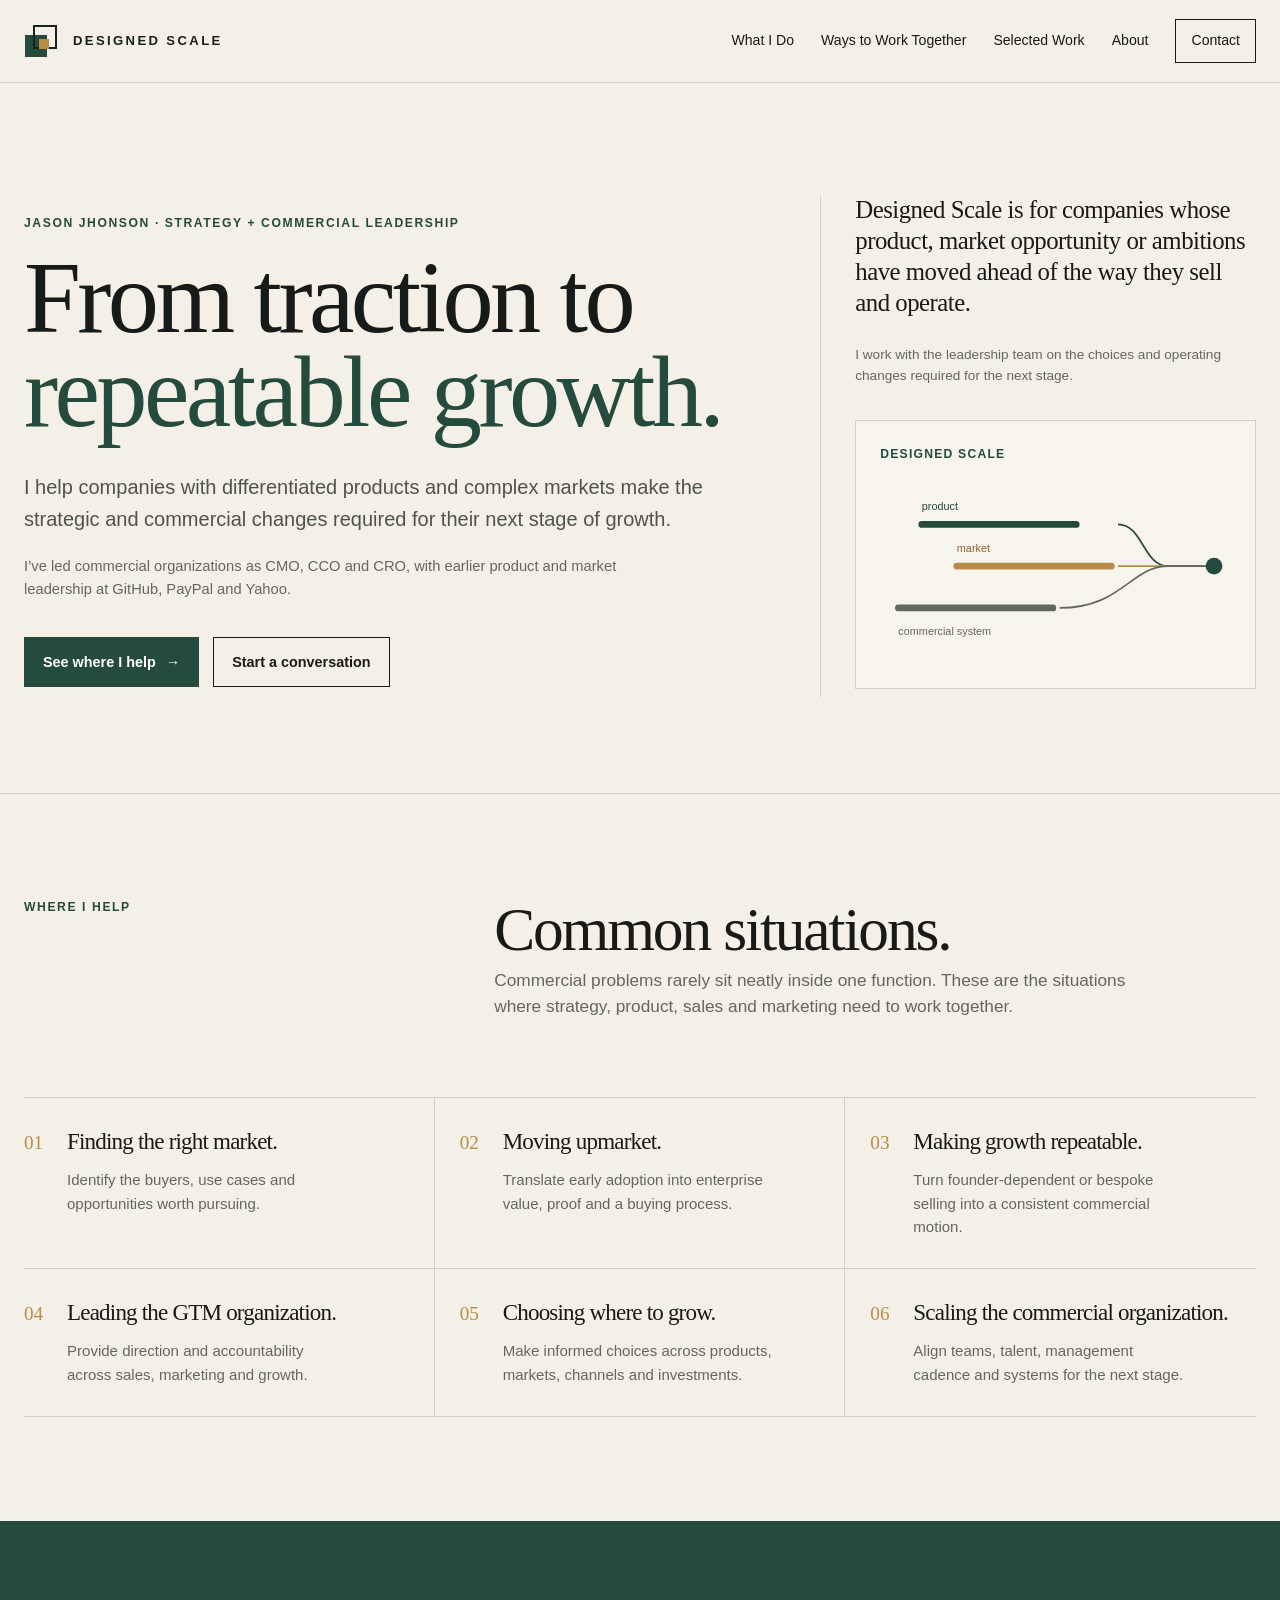
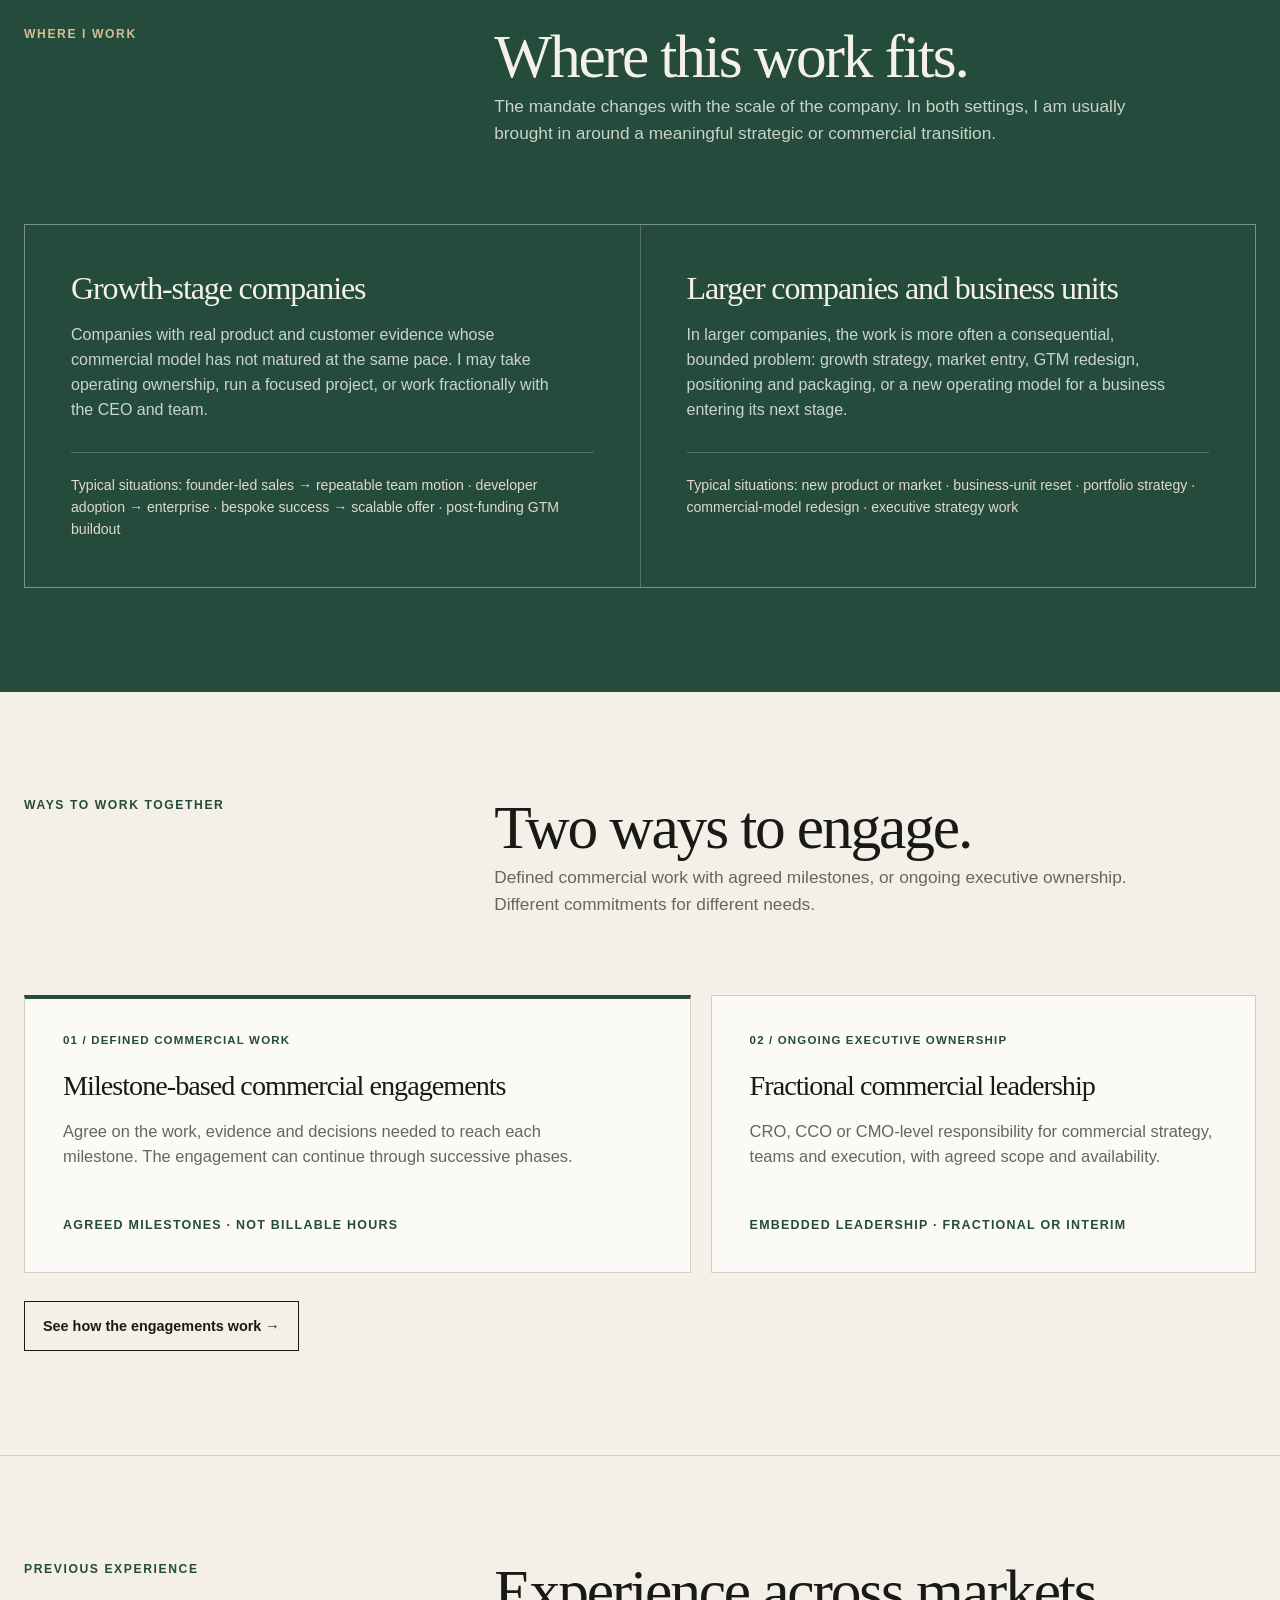
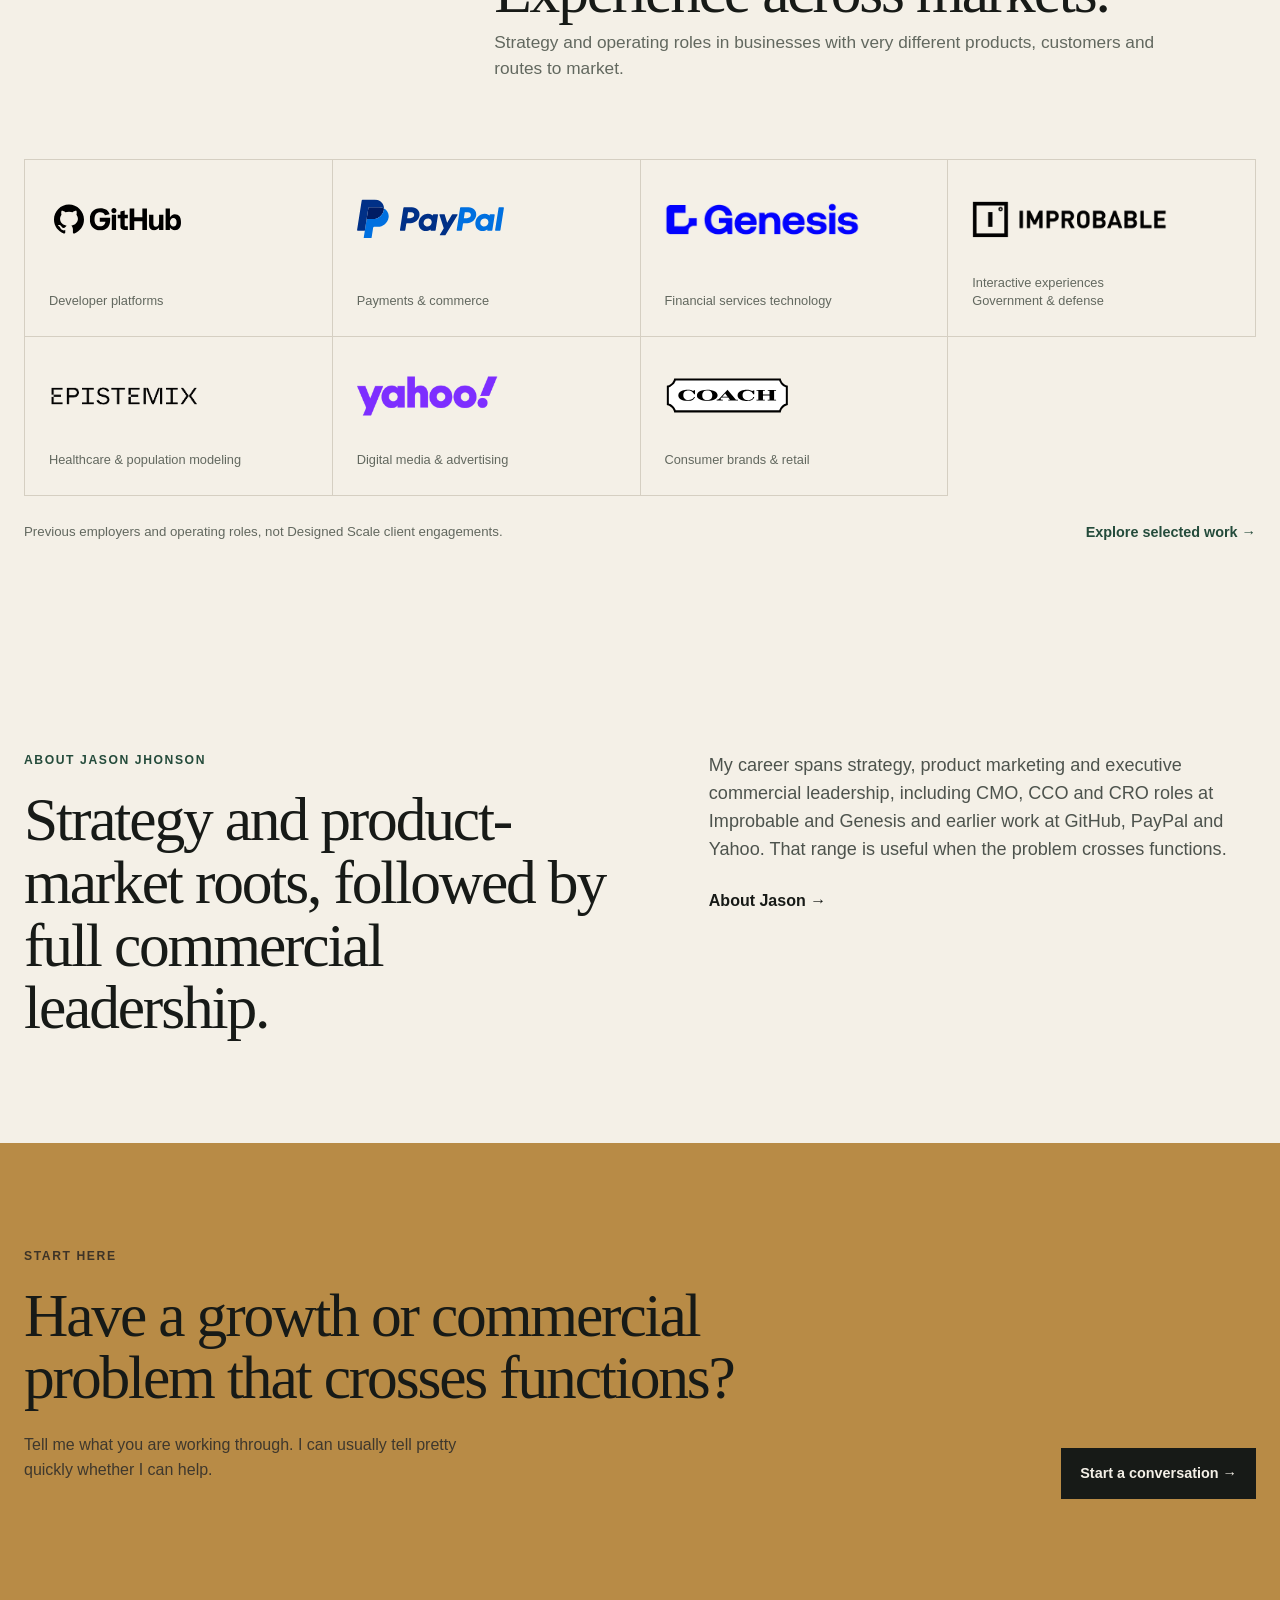
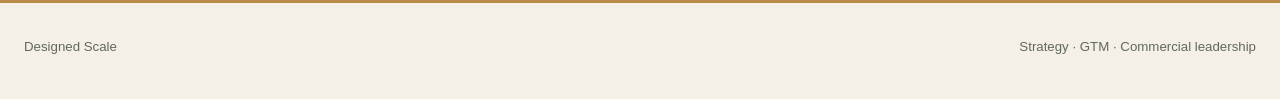
<file: index.html>
<!doctype html>
<html lang="en">
<head>
<meta charset="utf-8">
<meta name="viewport" content="width=device-width, initial-scale=1">
<title>Designed Scale | Jason Jhonson, Strategy and Commercial Leadership</title>
<meta name="description" content="Designed Scale is Jason Jhonson’s independent advisory practice, helping companies turn traction into repeatable growth.">
<link rel="canonical" href="https://designedscale.com/">
<link rel="icon" href="assets/designed-scale-mark.svg" type="image/svg+xml">
<link rel="stylesheet" href="style.css">
<meta property="og:title" content="Designed Scale | Strategy and Commercial Leadership">
<meta property="og:description" content="Strategy and commercial leadership for companies at inflection points.">
<meta property="og:type" content="website">
<meta property="og:url" content="https://designedscale.com/">
<meta property="og:site_name" content="Designed Scale">
</head>
<body>

<header>
  <div class="container header-inner">
    <a class="brand" href="index.html" aria-label="Designed Scale home">
      <span class="brand-mark" aria-hidden="true"><i></i></span>
      <span class="brand-wordmark">DESIGNED SCALE</span>
    </a>
    <button class="menu-btn" aria-label="Open navigation">Menu</button>
    <nav class="nav"><a class="" href="what-i-do.html">What I Do</a><a class="" href="ways-to-work.html">Ways to Work Together</a><a class="" href="selected-work.html">Selected Work</a><a class="" href="about.html">About</a><a class="contact-link " href="contact.html">Contact</a></nav>
  </div>
</header>


<main>
<section class="hero">
  <div class="container hero-grid">
    <div class="hero-copy">
      <div class="eyebrow">Jason Jhonson · Strategy + commercial leadership</div>
      <h1>From traction to <span class="accent">repeatable growth.</span></h1>
      <p class="kicker">I help companies with differentiated products and complex markets make the strategic and commercial changes required for their next stage of growth.</p>
      <p class="hero-proof">I’ve led commercial organizations as CMO, CCO and CRO, with earlier product and market leadership at GitHub, PayPal and Yahoo.</p>
      <div class="hero-actions">
        <a class="btn primary" href="what-i-do.html">See where I help <span>→</span></a>
        <a class="btn secondary" href="contact.html">Start a conversation</a>
      </div>
    </div>
    <div class="hero-note">
      <p>Designed Scale is for companies whose product, market opportunity or ambitions have moved ahead of the way they sell and operate.</p>
      <span>I work with the leadership team on the choices and operating changes required for the next stage.</span>
      <div class="diagram">
        <div class="diagram-title">Designed scale</div>
        <svg viewBox="0 0 420 210" role="img" aria-label="Product, market and commercial system moving from misalignment to alignment">
          <line x1="50" y1="52" x2="235" y2="52" stroke="#244B3B" stroke-width="8" stroke-linecap="round"/>
          <line x1="92" y1="102" x2="277" y2="102" stroke="#B88B46" stroke-width="8" stroke-linecap="round"/>
          <line x1="22" y1="152" x2="207" y2="152" stroke="#62685F" stroke-width="8" stroke-linecap="round"/>
          <path d="M285 52 C315 52 315 102 345 102 C375 102 375 102 400 102" fill="none" stroke="#244B3B" stroke-width="2"/>
          <path d="M285 102 C315 102 315 102 345 102 C375 102 375 102 400 102" fill="none" stroke="#B88B46" stroke-width="2"/>
          <path d="M215 152 C290 152 300 102 345 102 C375 102 375 102 400 102" fill="none" stroke="#62685F" stroke-width="2"/>
          <circle cx="400" cy="102" r="10" fill="#244B3B"/>
          <text x="50" y="35" fill="#244B3B" font-size="13" font-family="sans-serif">product</text>
          <text x="92" y="85" fill="#8A642F" font-size="13" font-family="sans-serif">market</text>
          <text x="22" y="185" fill="#62685F" font-size="13" font-family="sans-serif">commercial system</text>
        </svg>
      </div>
    </div>
  </div>
</section>

<section class="rule">
  <div class="container">
    <div class="section-head">
      <div><div class="eyebrow">Where I help</div></div>
      <div>
        <h2>Common situations.</h2>
        <p class="lead">Commercial problems rarely sit neatly inside one function. These are the situations where strategy, product, sales and marketing need to work together.</p>
      </div>
    </div>

    <div class="problem-grid problem-grid--six">
      <article class="problem"><span class="problem-num">01</span><div><h3>Finding the right market.</h3><p>Identify the buyers, use cases and opportunities worth pursuing.</p></div></article>
      <article class="problem"><span class="problem-num">02</span><div><h3>Moving upmarket.</h3><p>Translate early adoption into enterprise value, proof and a buying process.</p></div></article>
      <article class="problem"><span class="problem-num">03</span><div><h3>Making growth repeatable.</h3><p>Turn founder-dependent or bespoke selling into a consistent commercial motion.</p></div></article>
      <article class="problem"><span class="problem-num">04</span><div><h3>Leading the GTM organization.</h3><p>Provide direction and accountability across sales, marketing and growth.</p></div></article>
      <article class="problem"><span class="problem-num">05</span><div><h3>Choosing where to grow.</h3><p>Make informed choices across products, markets, channels and investments.</p></div></article>
      <article class="problem"><span class="problem-num">06</span><div><h3>Scaling the commercial organization.</h3><p>Align teams, talent, management cadence and systems for the next stage.</p></div></article>
    </div>
  </div>
</section>

<section class="contexts">
  <div class="container">
    <div class="section-head">
      <div><div class="eyebrow">Where I work</div></div>
      <div><h2>Where this work fits.</h2><p class="lead">The mandate changes with the scale of the company. In both settings, I am usually brought in around a meaningful strategic or commercial transition.</p></div>
    </div>
    <div class="context-grid">
      <div class="context-card">
        <h3>Growth-stage companies</h3>
        <p>Companies with real product and customer evidence whose commercial model has not matured at the same pace. I may take operating ownership, run a focused project, or work fractionally with the CEO and team.</p>
        <div class="meta">Typical situations: founder-led sales → repeatable team motion · developer adoption → enterprise · bespoke success → scalable offer · post-funding GTM buildout</div>
      </div>
      <div class="context-card">
        <h3>Larger companies and business units</h3>
        <p>In larger companies, the work is more often a consequential, bounded problem: growth strategy, market entry, GTM redesign, positioning and packaging, or a new operating model for a business entering its next stage.</p>
        <div class="meta">Typical situations: new product or market · business-unit reset · portfolio strategy · commercial-model redesign · executive strategy work</div>
      </div>
    </div>
  </div>
</section>

<section class="engagement-section">
  <div class="container">
    <div class="section-head">
      <div><div class="eyebrow">Ways to work together</div></div>
      <div><h2>Two ways to engage.</h2><p class="lead">Defined commercial work with agreed milestones, or ongoing executive ownership. Different commitments for different needs.</p></div>
    </div>
    <div class="engagements engagements--two">
      <div class="engagement engagement--primary">
        <div class="engagement-number">01 / defined commercial work</div>
        <h3>Milestone-based commercial engagements</h3>
        <p>Agree on the work, evidence and decisions needed to reach each milestone. The engagement can continue through successive phases.</p>
        <div class="tag">Agreed milestones · Not billable hours</div>
      </div>
      <div class="engagement">
        <div class="engagement-number">02 / ongoing executive ownership</div>
        <h3>Fractional commercial leadership</h3>
        <p>CRO, CCO or CMO-level responsibility for commercial strategy, teams and execution, with agreed scope and availability.</p>
        <div class="tag">Embedded leadership · Fractional or interim</div>
      </div>
    </div>
    <div class="section-action"><a class="btn secondary" href="ways-to-work.html">See how the engagements work →</a></div>
  </div>
</section>

<section class="experience-section rule" aria-labelledby="experience-heading">
  <div class="container">
    <div class="section-head">
      <div><div class="eyebrow">Previous experience</div></div>
      <div><h2 id="experience-heading">Experience across markets.</h2><p class="lead">Strategy and operating roles in businesses with very different products, customers and routes to market.</p></div>
    </div>
    <div class="experience-grid">
      <div class="experience-tile"><div class="experience-logo-frame"><img class="experience-logo" src="assets/logos/github.svg" width="448" height="127" alt="GitHub" loading="lazy" decoding="async"></div><div class="experience-sector">Developer platforms</div></div>
      <div class="experience-tile"><div class="experience-logo-frame"><img class="experience-logo" src="assets/logos/paypal.svg" width="1280" height="339" alt="PayPal" loading="lazy" decoding="async"></div><div class="experience-sector">Payments &amp; commerce</div></div>
      <div class="experience-tile"><div class="experience-logo-frame"><img class="experience-logo" src="assets/logos/genesis.png" width="460" height="79" alt="Genesis" loading="lazy" decoding="async"></div><div class="experience-sector">Financial services technology</div></div>
      <div class="experience-tile"><div class="experience-logo-frame"><img class="experience-logo" src="assets/logos/improbable.png" width="500" height="94" alt="Improbable" loading="lazy" decoding="async"></div><div class="experience-sector">Interactive experiences<br>Government &amp; defense</div></div>
      <div class="experience-tile"><div class="experience-logo-frame"><img class="experience-logo" src="assets/logos/epistemix.png" width="200" height="30" alt="Epistemix" loading="lazy" decoding="async"></div><div class="experience-sector">Healthcare &amp; population modeling</div></div>
      <div class="experience-tile"><div class="experience-logo-frame"><img class="experience-logo" src="assets/logos/yahoo.png" width="460" height="128" alt="Yahoo" loading="lazy" decoding="async"></div><div class="experience-sector">Digital media &amp; advertising</div></div>
      <div class="experience-tile"><div class="experience-logo-frame"><img class="experience-logo" src="assets/logos/coach.svg" width="800" height="250" alt="Coach" loading="lazy" decoding="async"></div><div class="experience-sector">Consumer brands &amp; retail</div></div>
    </div>
    <div class="experience-footer">
      <p>Previous employers and operating roles, not Designed Scale client engagements.</p>
      <a href="selected-work.html">Explore selected work →</a>
    </div>
  </div>
</section>
<section>
  <div class="container about-strip">
    <div>
      <div class="eyebrow">About Jason Jhonson</div>
      <h2>Strategy and product-market roots, followed by full commercial leadership.</h2>
    </div>
    <div>
      <p class="bio">My career spans strategy, product marketing and executive commercial leadership, including CMO, CCO and CRO roles at Improbable and Genesis and earlier work at GitHub, PayPal and Yahoo. That range is useful when the problem crosses functions.</p>
      <div style="margin-top:26px"><a href="about.html"><strong>About Jason →</strong></a></div>
    </div>
  </div>
</section>

<section class="cta">
  <div class="container cta-inner">
    <div><div class="eyebrow" style="color:#3E3427">Start here</div><h2>Have a growth or commercial problem that crosses functions?</h2><p>Tell me what you are working through. I can usually tell pretty quickly whether I can help.</p></div>
    <a class="btn" href="contact.html">Start a conversation →</a>
  </div>
</section>
</main>


<footer>
  <div class="container footer-inner">
    <div>Designed Scale</div>
    <div>Strategy · GTM · Commercial leadership</div>
  </div>
</footer>
<script src="site.js"></script>

</body>
</html>
</file>
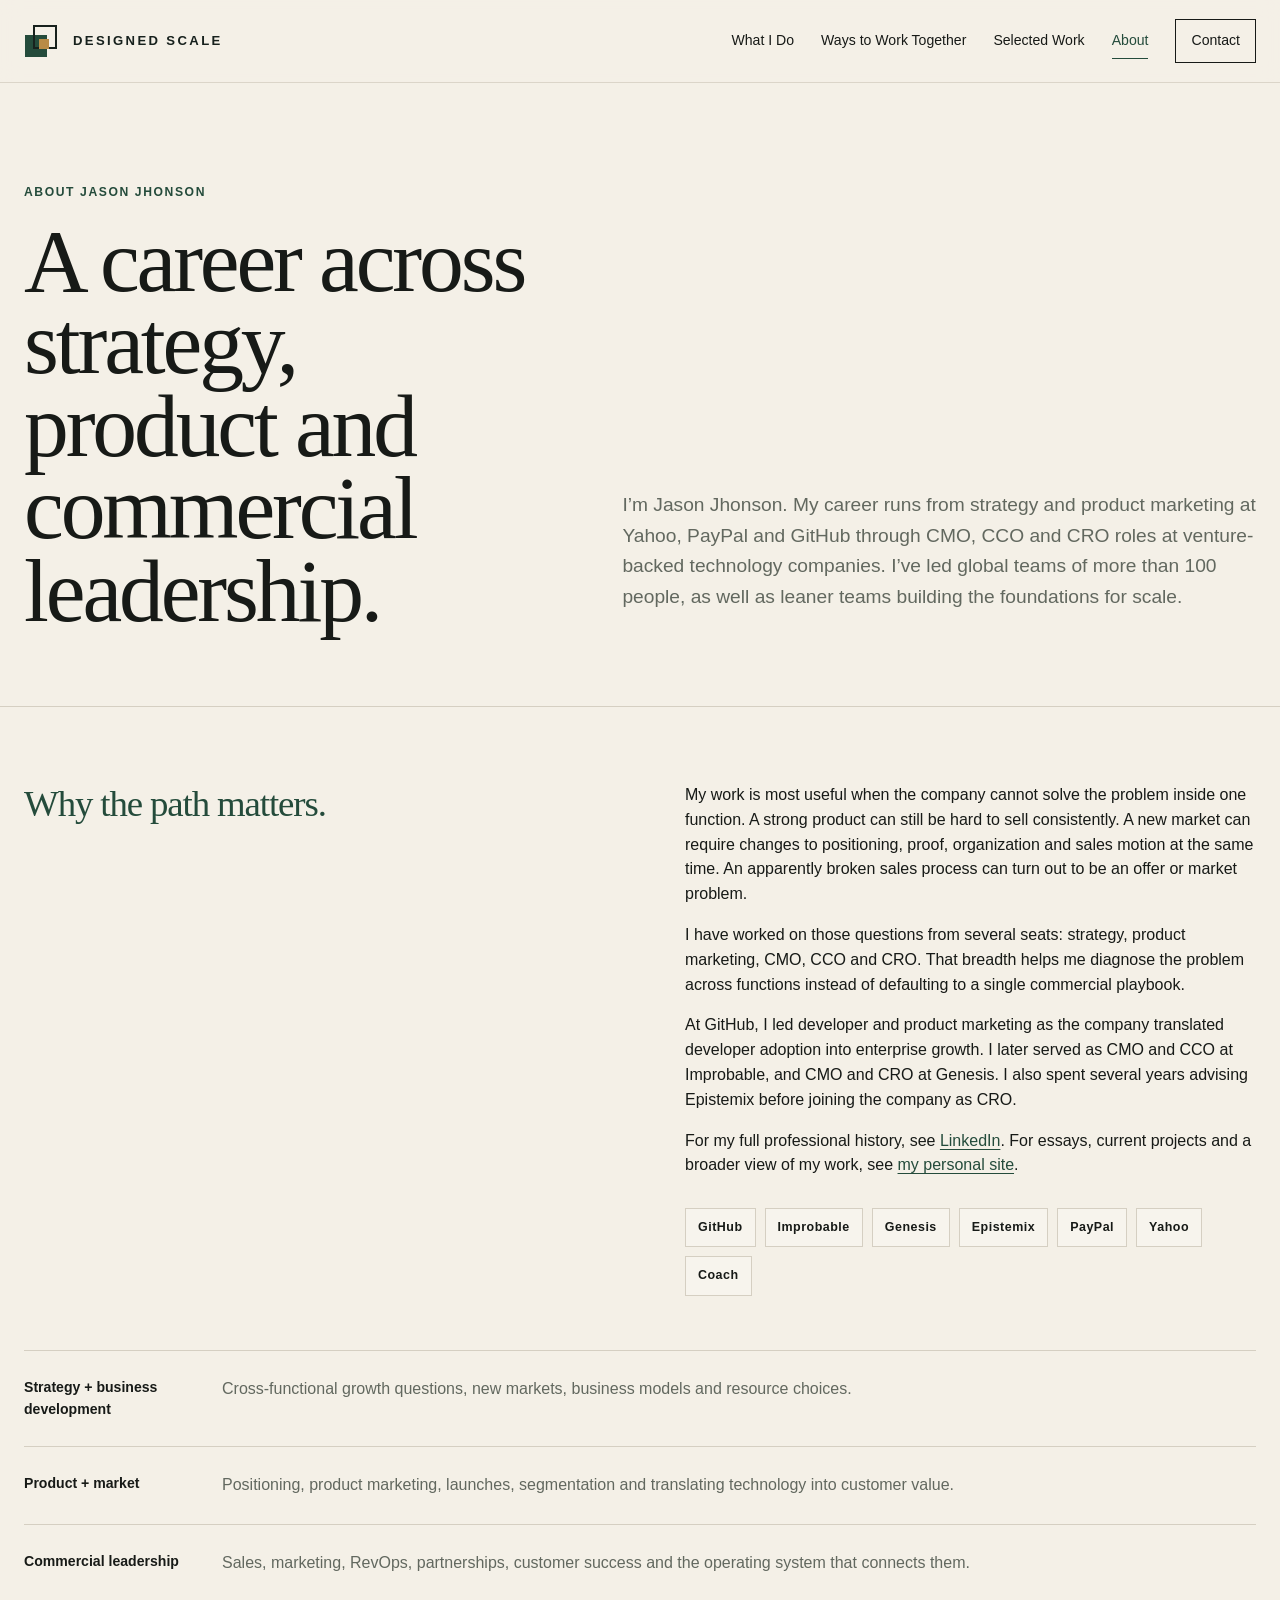
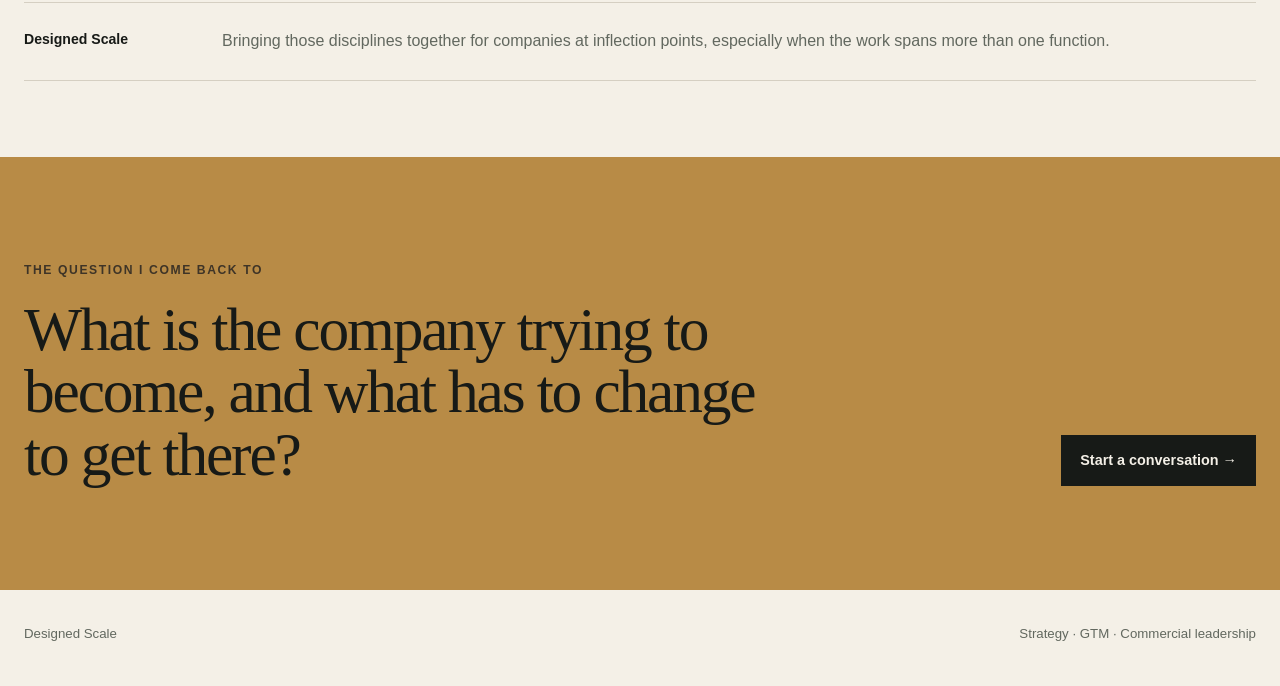
<file: about.html>
<!doctype html>
<html lang="en">
<head>
<meta charset="utf-8">
<meta name="viewport" content="width=device-width, initial-scale=1">
<title>About Jason Jhonson · Designed Scale</title>
<meta name="description" content="Meet Jason Jhonson, the operator behind Designed Scale. Experience at GitHub, Improbable, Genesis, PayPal, Yahoo and Epistemix.">
<link rel="canonical" href="https://designedscale.com/about">
<link rel="icon" href="assets/designed-scale-mark.svg" type="image/svg+xml">
<link rel="stylesheet" href="style.css">
<meta property="og:title" content="About Jason Jhonson · Designed Scale">
<meta property="og:description" content="Strategy, product-market and commercial leadership from Designed Scale.">
<meta property="og:type" content="website">
<meta property="og:url" content="https://designedscale.com/about">
<meta property="og:site_name" content="Designed Scale">
</head>
<body>

<header>
  <div class="container header-inner">
    <a class="brand" href="index.html" aria-label="Designed Scale home">
      <span class="brand-mark" aria-hidden="true"><i></i></span>
      <span class="brand-wordmark">DESIGNED SCALE</span>
    </a>
    <button class="menu-btn" aria-label="Open navigation">Menu</button>
    <nav class="nav"><a class="" href="what-i-do.html">What I Do</a><a class="" href="ways-to-work.html">Ways to Work Together</a><a class="" href="selected-work.html">Selected Work</a><a class="active" href="about.html">About</a><a class="contact-link " href="contact.html">Contact</a></nav>
  </div>
</header>


<main>
<section class="page-hero">
  <div class="container page-hero-grid">
    <div><div class="eyebrow">About Jason Jhonson</div><h1>A career across strategy, product and commercial leadership.</h1></div>
    <div><p class="kicker">I’m Jason Jhonson. My career runs from strategy and product marketing at Yahoo, PayPal and GitHub through CMO, CCO and CRO roles at venture-backed technology companies. I’ve led global teams of more than 100 people, as well as leaner teams building the foundations for scale.</p></div>
  </div>
</section>
<section class="page-section rule">
  <div class="container about-grid">
    <div><div class="big">Why the path matters.</div></div>
    <div>
      <p>My work is most useful when the company cannot solve the problem inside one function. A strong product can still be hard to sell consistently. A new market can require changes to positioning, proof, organization and sales motion at the same time. An apparently broken sales process can turn out to be an offer or market problem.</p>
      <p>I have worked on those questions from several seats: strategy, product marketing, CMO, CCO and CRO. That breadth helps me diagnose the problem across functions instead of defaulting to a single commercial playbook.</p>
      <p>At GitHub, I led developer and product marketing as the company translated developer adoption into enterprise growth. I later served as CMO and CCO at Improbable, and CMO and CRO at Genesis. I also spent several years advising Epistemix before joining the company as CRO.</p>
      <p>For my full professional history, see <a class="site-profile-link" href="https://www.linkedin.com/in/jasonjhonson/" target="_blank" rel="noopener noreferrer">LinkedIn</a>. For essays, current projects and a broader view of my work, see <a class="site-profile-link" href="https://jasonjhonson.com/" target="_blank" rel="noopener noreferrer">my personal site</a>.</p>
      <div class="logo-line"><span class="logo-pill">GitHub</span><span class="logo-pill">Improbable</span><span class="logo-pill">Genesis</span><span class="logo-pill">Epistemix</span><span class="logo-pill">PayPal</span><span class="logo-pill">Yahoo</span><span class="logo-pill">Coach</span></div>
    </div>
  </div>
  <div class="container timeline">
    <div class="timeline-row"><strong>Strategy + business development</strong><span>Cross-functional growth questions, new markets, business models and resource choices.</span></div>
    <div class="timeline-row"><strong>Product + market</strong><span>Positioning, product marketing, launches, segmentation and translating technology into customer value.</span></div>
    <div class="timeline-row"><strong>Commercial leadership</strong><span>Sales, marketing, RevOps, partnerships, customer success and the operating system that connects them.</span></div>
    <div class="timeline-row"><strong>Designed Scale</strong><span>Bringing those disciplines together for companies at inflection points, especially when the work spans more than one function.</span></div>
  </div>
</section>
<section class="cta"><div class="container cta-inner"><div><div class="eyebrow" style="color:#3E3427">The question I come back to</div><h2>What is the company trying to become, and what has to change to get there?</h2></div><a class="btn" href="contact.html">Start a conversation →</a></div></section>
</main>


<footer>
  <div class="container footer-inner">
    <div>Designed Scale</div>
    <div>Strategy · GTM · Commercial leadership</div>
  </div>
</footer>
<script src="site.js"></script>

</body>
</html>
</file>
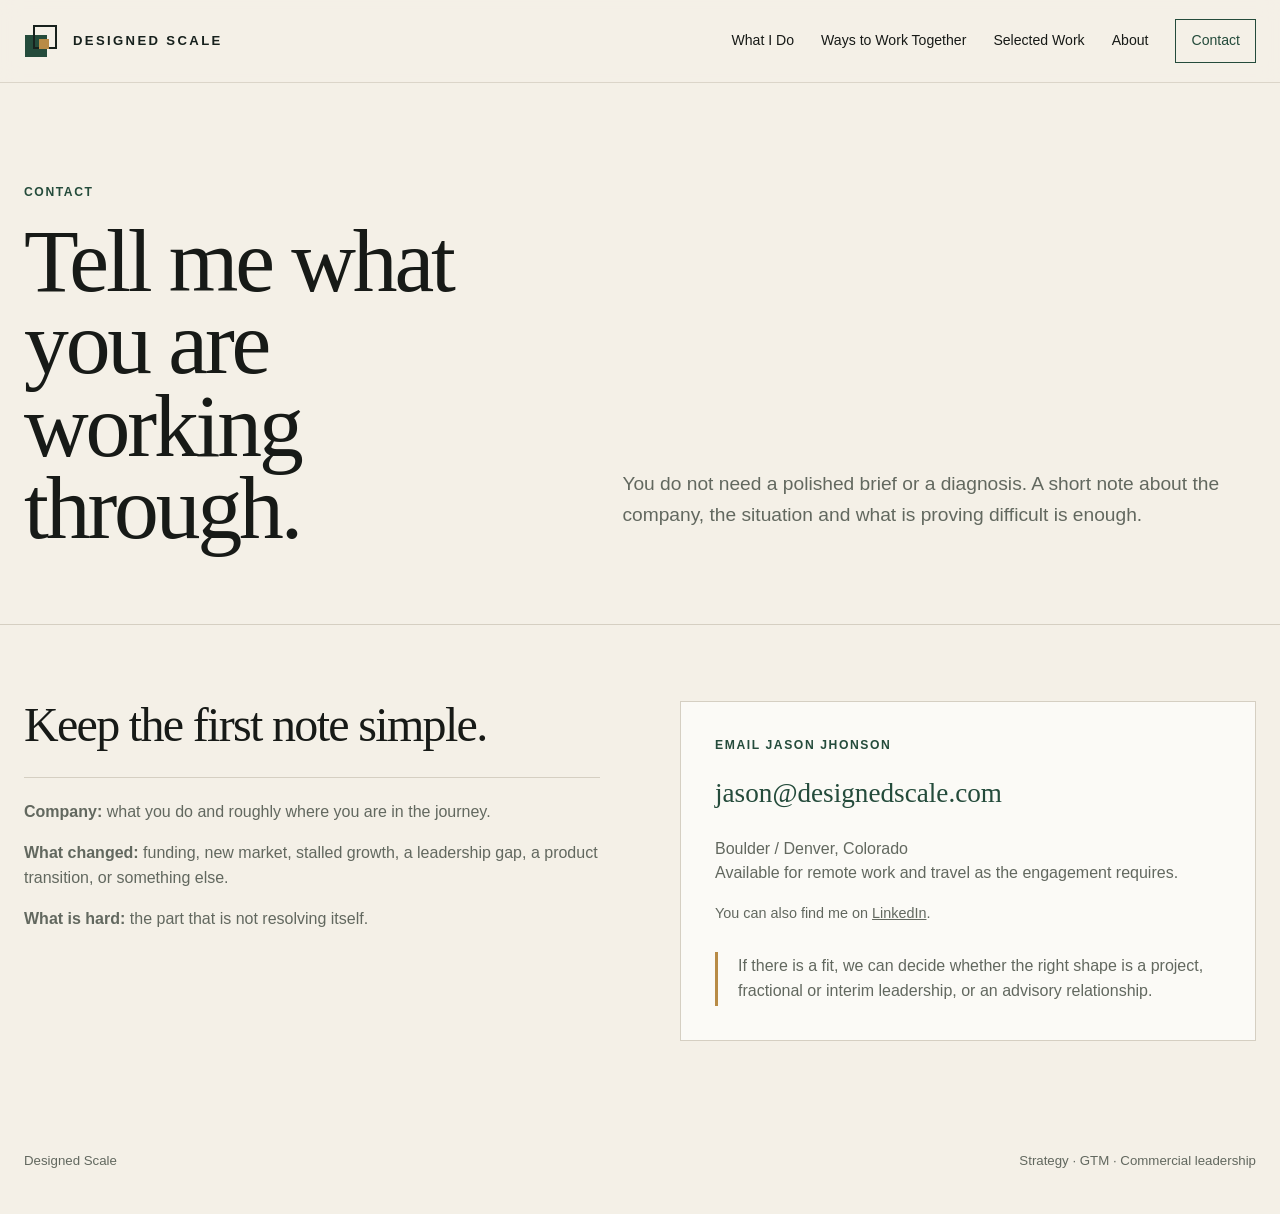
<file: contact.html>
<!doctype html>
<html lang="en">
<head>
<meta charset="utf-8">
<meta name="viewport" content="width=device-width, initial-scale=1">
<title>Contact · Designed Scale</title>
<meta name="description" content="Contact Designed Scale about strategy, GTM, fractional, interim or advisory work.">
<link rel="canonical" href="https://designedscale.com/contact">
<link rel="icon" href="assets/designed-scale-mark.svg" type="image/svg+xml">
<link rel="stylesheet" href="style.css">
<meta property="og:title" content="Contact · Designed Scale">
<meta property="og:description" content="Contact Designed Scale about strategy, GTM, fractional, interim or advisory work.">
<meta property="og:type" content="website">
<meta property="og:url" content="https://designedscale.com/contact">
<meta property="og:site_name" content="Designed Scale">
</head>
<body>

<header>
  <div class="container header-inner">
    <a class="brand" href="index.html" aria-label="Designed Scale home">
      <span class="brand-mark" aria-hidden="true"><i></i></span>
      <span class="brand-wordmark">DESIGNED SCALE</span>
    </a>
    <button class="menu-btn" aria-label="Open navigation">Menu</button>
    <nav class="nav"><a class="" href="what-i-do.html">What I Do</a><a class="" href="ways-to-work.html">Ways to Work Together</a><a class="" href="selected-work.html">Selected Work</a><a class="" href="about.html">About</a><a class="contact-link active" href="contact.html">Contact</a></nav>
  </div>
</header>


<main>
<section class="page-hero">
  <div class="container page-hero-grid">
    <div><div class="eyebrow">Contact</div><h1>Tell me what you are working through.</h1></div>
    <div><p class="kicker">You do not need a polished brief or a diagnosis. A short note about the company, the situation and what is proving difficult is enough.</p></div>
  </div>
</section>
<section class="page-section rule">
  <div class="container contact-grid">
    <div>
      <h2 style="font-size:3rem">Keep the first note simple.</h2>
      <div class="contact-prompt">
        <p><strong>Company:</strong> what you do and roughly where you are in the journey.</p>
        <p><strong>What changed:</strong> funding, new market, stalled growth, a leadership gap, a product transition, or something else.</p>
        <p><strong>What is hard:</strong> the part that is not resolving itself.</p>
      </div>
    </div>
    <div class="contact-card">
      <div class="eyebrow">Email Jason Jhonson</div>
      <a class="email" href="mailto:jason@designedscale.com">jason@designedscale.com</a>
      <p style="margin-top:22px;color:var(--muted)">Boulder / Denver, Colorado<br>Available for remote work and travel as the engagement requires.</p>
      <p class="small">You can also find me on <a href="https://www.linkedin.com/in/jasonjhonson/" target="_blank" rel="noopener noreferrer" style="text-decoration:underline">LinkedIn</a>.</p>
      <div class="note">If there is a fit, we can decide whether the right shape is a project, fractional or interim leadership, or an advisory relationship.</div>
    </div>
  </div>
</section>
</main>


<footer>
  <div class="container footer-inner">
    <div>Designed Scale</div>
    <div>Strategy · GTM · Commercial leadership</div>
  </div>
</footer>
<script src="site.js"></script>

</body>
</html>
</file>
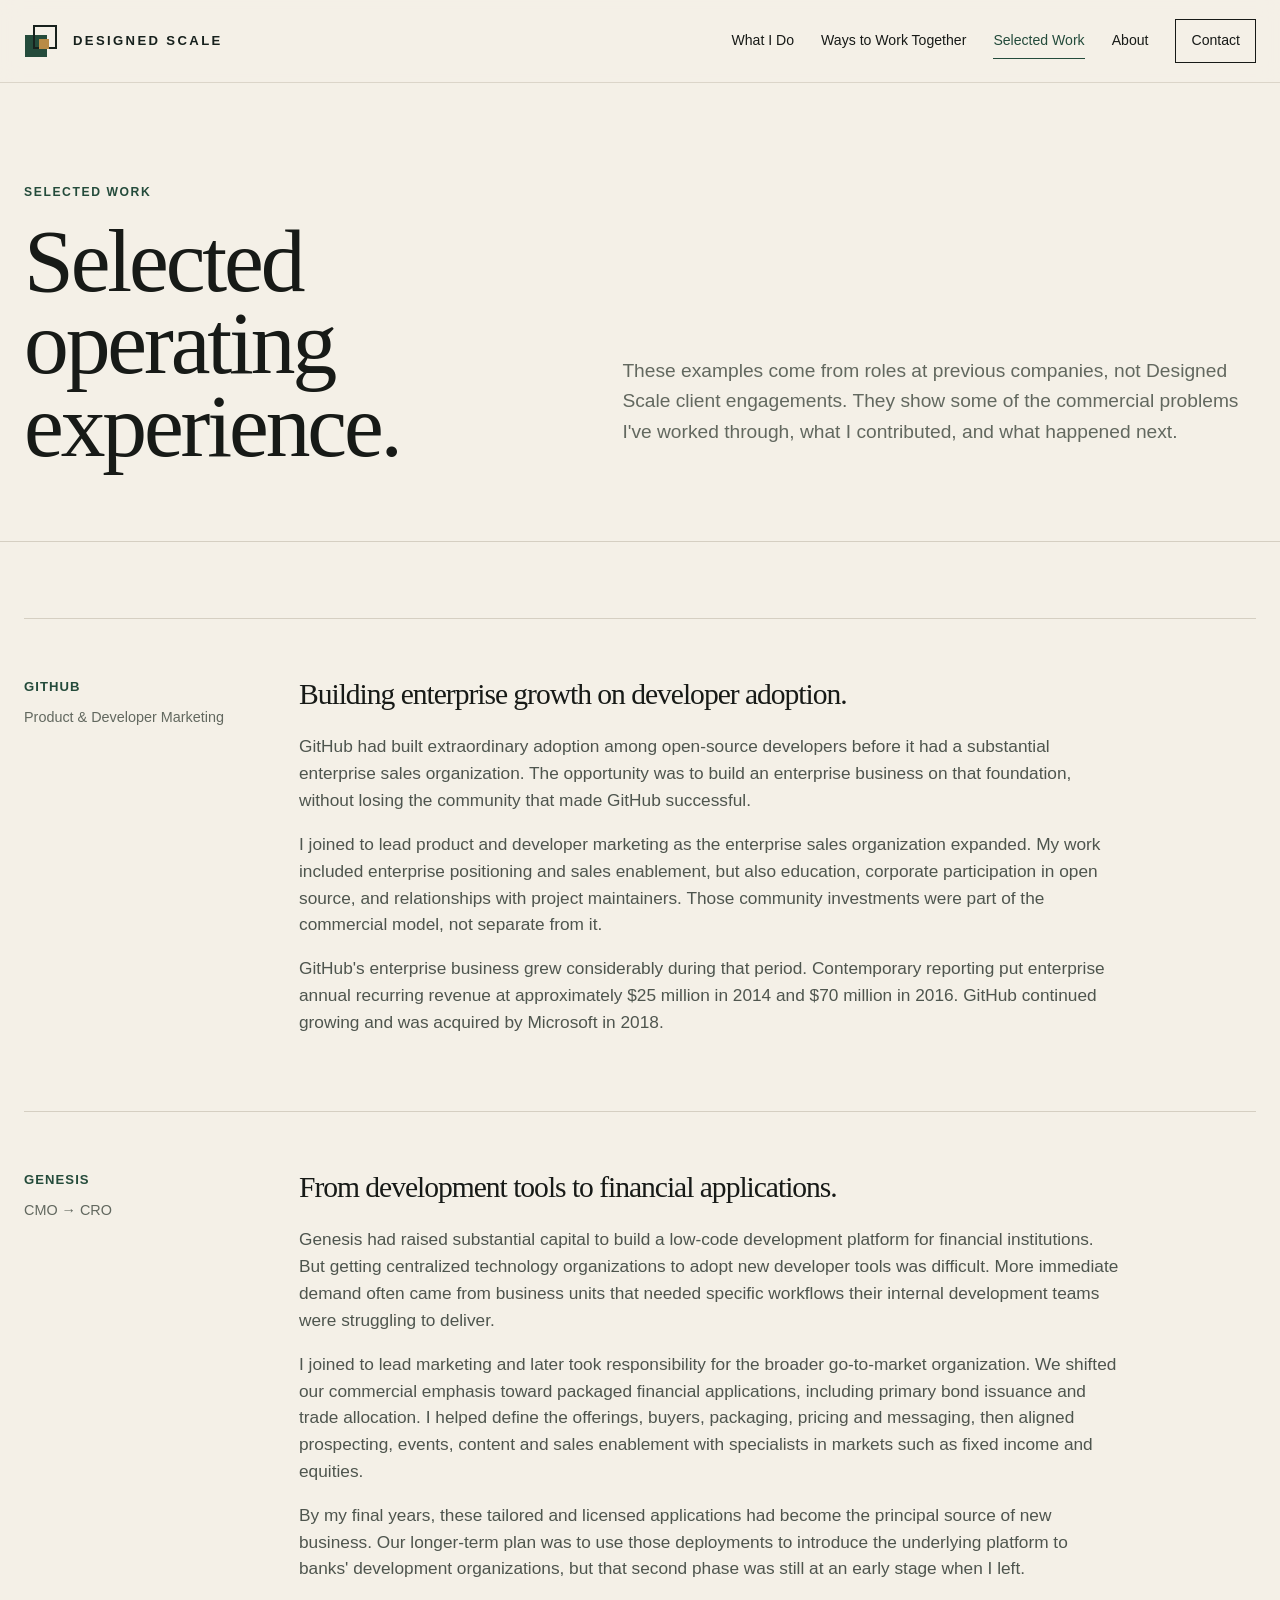
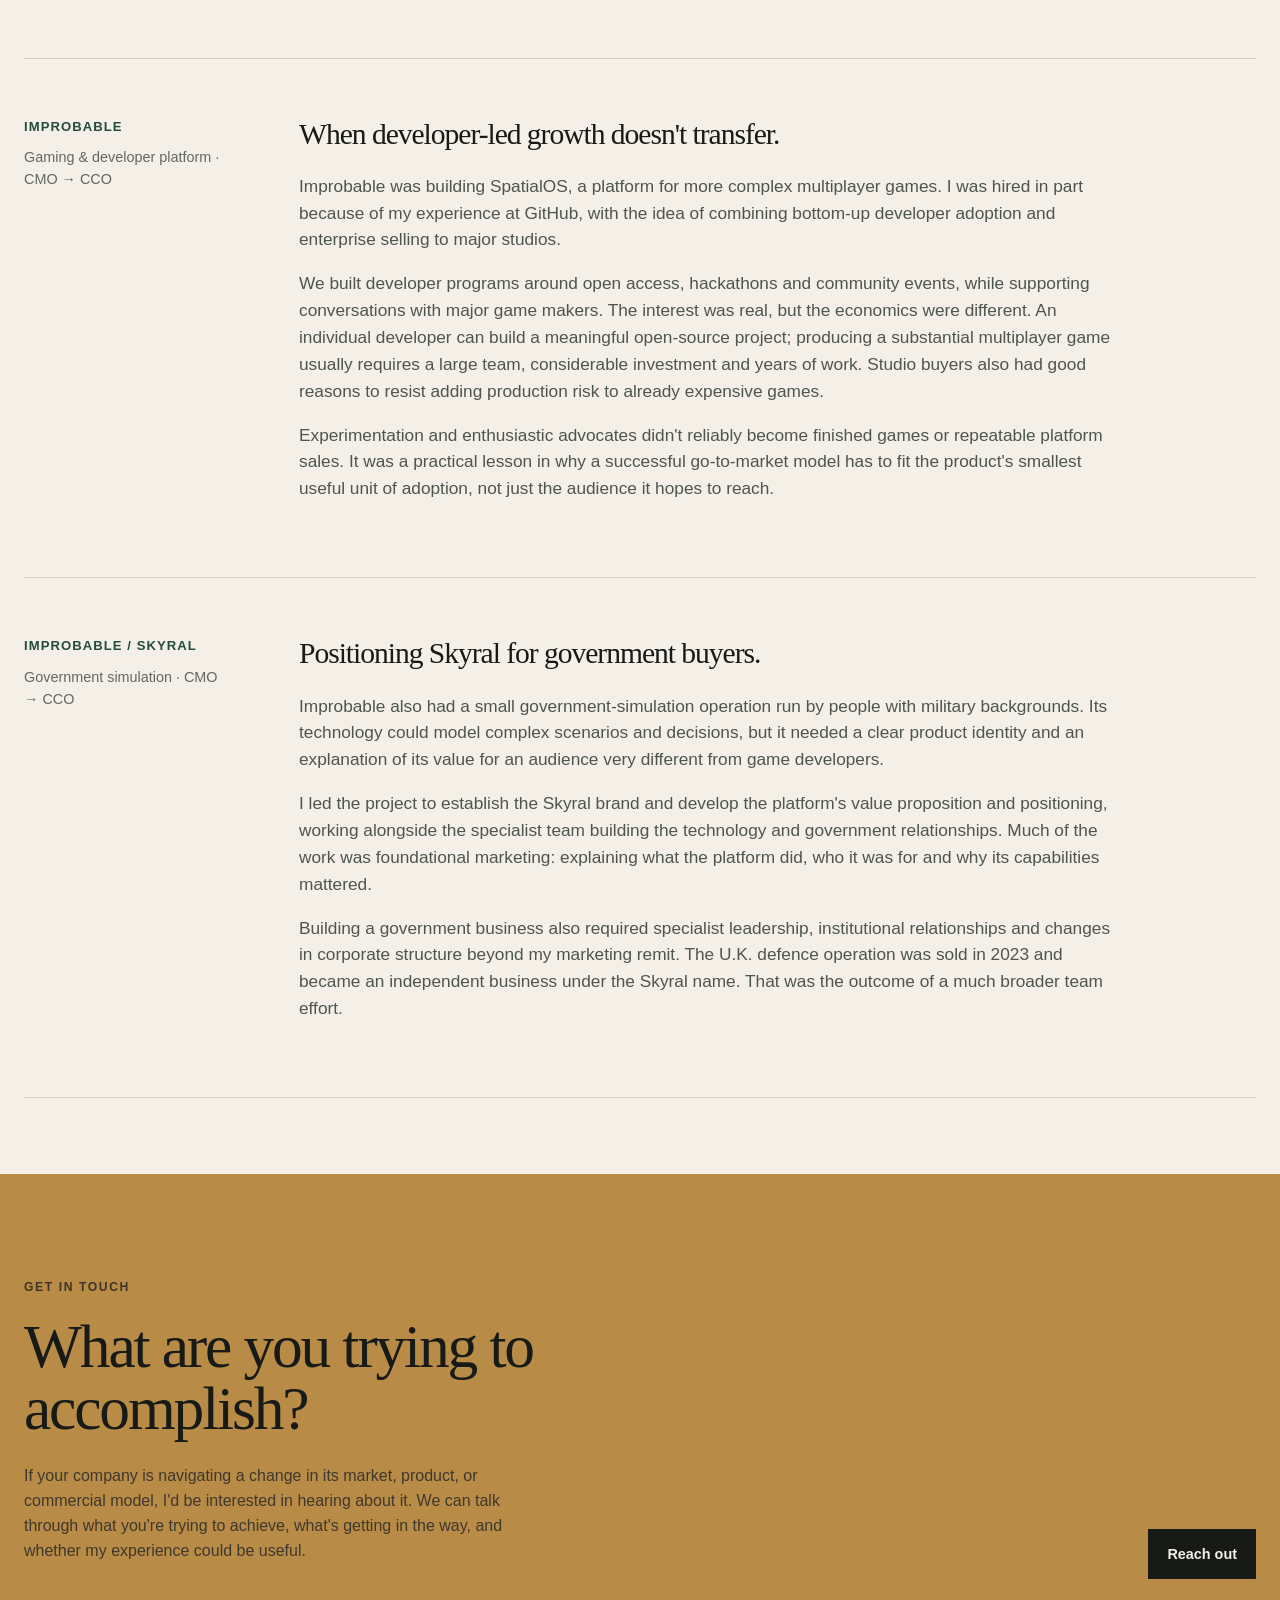
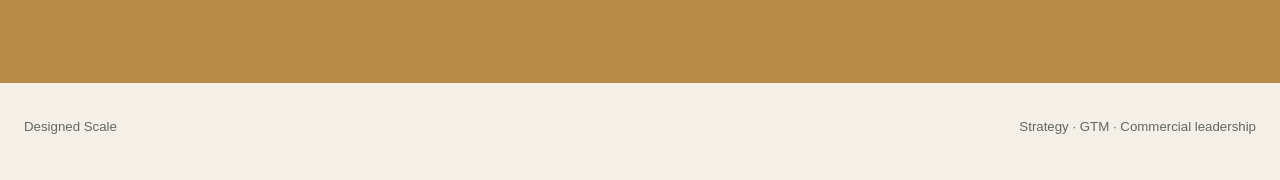
<file: selected-work.html>
<!doctype html>
<html lang="en">
<head>
<meta charset="utf-8">
<meta name="viewport" content="width=device-width, initial-scale=1">
<title>Selected Work · Designed Scale</title>
<meta name="description" content="Commercial growth, developer adoption, product positioning and market development experience from GitHub, Genesis and Improbable.">
<link rel="canonical" href="https://designedscale.com/selected-work">
<link rel="icon" href="assets/designed-scale-mark.svg" type="image/svg+xml">
<link rel="stylesheet" href="style.css">
<meta property="og:title" content="Selected Work · Designed Scale">
<meta property="og:description" content="Commercial growth, developer adoption, product positioning and market development experience from GitHub, Genesis and Improbable.">
<meta property="og:type" content="website">
<meta property="og:url" content="https://designedscale.com/selected-work">
<meta property="og:site_name" content="Designed Scale">
</head>
<body>

<header>
  <div class="container header-inner">
    <a class="brand" href="index.html" aria-label="Designed Scale home">
      <span class="brand-mark" aria-hidden="true"><i></i></span>
      <span class="brand-wordmark">DESIGNED SCALE</span>
    </a>
    <button class="menu-btn" aria-label="Open navigation">Menu</button>
    <nav class="nav"><a class="" href="what-i-do.html">What I Do</a><a class="" href="ways-to-work.html">Ways to Work Together</a><a class="active" href="selected-work.html">Selected Work</a><a class="" href="about.html">About</a><a class="contact-link " href="contact.html">Contact</a></nav>
  </div>
</header>


<main>
<section class="page-hero">
  <div class="container page-hero-grid">
    <div><div class="eyebrow">Selected work</div><h1>Selected operating experience.</h1></div>
    <div><p class="kicker">These examples come from roles at previous companies, not Designed Scale client engagements. They show some of the commercial problems I've worked through, what I contributed, and what happened next.</p></div>
  </div>
</section>
<section class="page-section rule">
  <div class="container">
    <div class="case">
      <div><div class="work-company">GitHub</div><div class="small" style="margin-top:9px">Product &amp; Developer Marketing</div></div>
      <div class="case-body">
        <h3>Building enterprise growth on developer adoption.</h3>
        <p>GitHub had built extraordinary adoption among open-source developers before it had a substantial enterprise sales organization. The opportunity was to build an enterprise business on that foundation, without losing the community that made GitHub successful.</p>
        <p>I joined to lead product and developer marketing as the enterprise sales organization expanded. My work included enterprise positioning and sales enablement, but also education, corporate participation in open source, and relationships with project maintainers. Those community investments were part of the commercial model, not separate from it.</p>
        <p>GitHub's enterprise business grew considerably during that period. <a href="https://www.businesstimes.com.sg/startups-tech/technology/github-building-coders-paradise-its-not-coming-cheap">Contemporary reporting</a> put enterprise annual recurring revenue at approximately $25 million in 2014 and $70 million in 2016. GitHub continued growing and was acquired by Microsoft in 2018.</p>
      </div>
    </div>
    <div class="case">
      <div><div class="work-company">Genesis</div><div class="small" style="margin-top:9px">CMO → CRO</div></div>
      <div class="case-body">
        <h3>From development tools to financial applications.</h3>
        <p>Genesis had raised substantial capital to build a low-code development platform for financial institutions. But getting centralized technology organizations to adopt new developer tools was difficult. More immediate demand often came from business units that needed specific workflows their internal development teams were struggling to deliver.</p>
        <p>I joined to lead marketing and later took responsibility for the broader go-to-market organization. We shifted our commercial emphasis toward packaged financial applications, including primary bond issuance and trade allocation. I helped define the offerings, buyers, packaging, pricing and messaging, then aligned prospecting, events, content and sales enablement with specialists in markets such as fixed income and equities.</p>
        <p>By my final years, these tailored and licensed applications had become the principal source of new business. Our longer-term plan was to use those deployments to introduce the underlying platform to banks' development organizations, but that second phase was still at an early stage when I left.</p>
      </div>
    </div>
    <div class="case">
      <div><div class="work-company">Improbable</div><div class="small" style="margin-top:9px">Gaming &amp; developer platform · CMO → CCO</div></div>
      <div class="case-body">
        <h3>When developer-led growth doesn't transfer.</h3>
        <p>Improbable was building SpatialOS, a platform for more complex multiplayer games. I was hired in part because of my experience at GitHub, with the idea of combining bottom-up developer adoption and enterprise selling to major studios.</p>
        <p>We built developer programs around open access, hackathons and community events, while supporting conversations with major game makers. The interest was real, but the economics were different. An individual developer can build a meaningful open-source project; producing a substantial multiplayer game usually requires a large team, considerable investment and years of work. Studio buyers also had good reasons to resist adding production risk to already expensive games.</p>
        <p>Experimentation and enthusiastic advocates didn't reliably become finished games or repeatable platform sales. It was a practical lesson in why a successful go-to-market model has to fit the product's smallest useful unit of adoption, not just the audience it hopes to reach.</p>
      </div>
    </div>
    <div class="case">
      <div><div class="work-company">Improbable / Skyral</div><div class="small" style="margin-top:9px">Government simulation · CMO → CCO</div></div>
      <div class="case-body">
        <h3>Positioning Skyral for government buyers.</h3>
        <p>Improbable also had a small government-simulation operation run by people with military backgrounds. Its technology could model complex scenarios and decisions, but it needed a clear product identity and an explanation of its value for an audience very different from game developers.</p>
        <p>I led the project to establish the Skyral brand and develop the platform's value proposition and positioning, working alongside the specialist team building the technology and government relationships. Much of the work was foundational marketing: explaining what the platform did, who it was for and why its capabilities mattered.</p>
        <p>Building a government business also required specialist leadership, institutional relationships and changes in corporate structure beyond my marketing remit. The U.K. defence operation <a href="https://www.improbable.io/news/improbable-sells-defence-business-to-group-of-investors-led-by-noia-capital">was sold in 2023</a> and became an independent business under the Skyral name. That was the outcome of a much broader team effort.</p>
      </div>
    </div>
  </div>
</section>
<section class="cta"><div class="container cta-inner"><div><div class="eyebrow" style="color:#3E3427">Get in touch</div><h2>What are you trying to accomplish?</h2><p>If your company is navigating a change in its market, product, or commercial model, I'd be interested in hearing about it. We can talk through what you're trying to achieve, what's getting in the way, and whether my experience could be useful.</p></div><a class="btn" href="contact.html">Reach out</a></div></section>
</main>


<footer>
  <div class="container footer-inner">
    <div>Designed Scale</div>
    <div>Strategy · GTM · Commercial leadership</div>
  </div>
</footer>
<script src="site.js"></script>

</body>
</html>
</file>
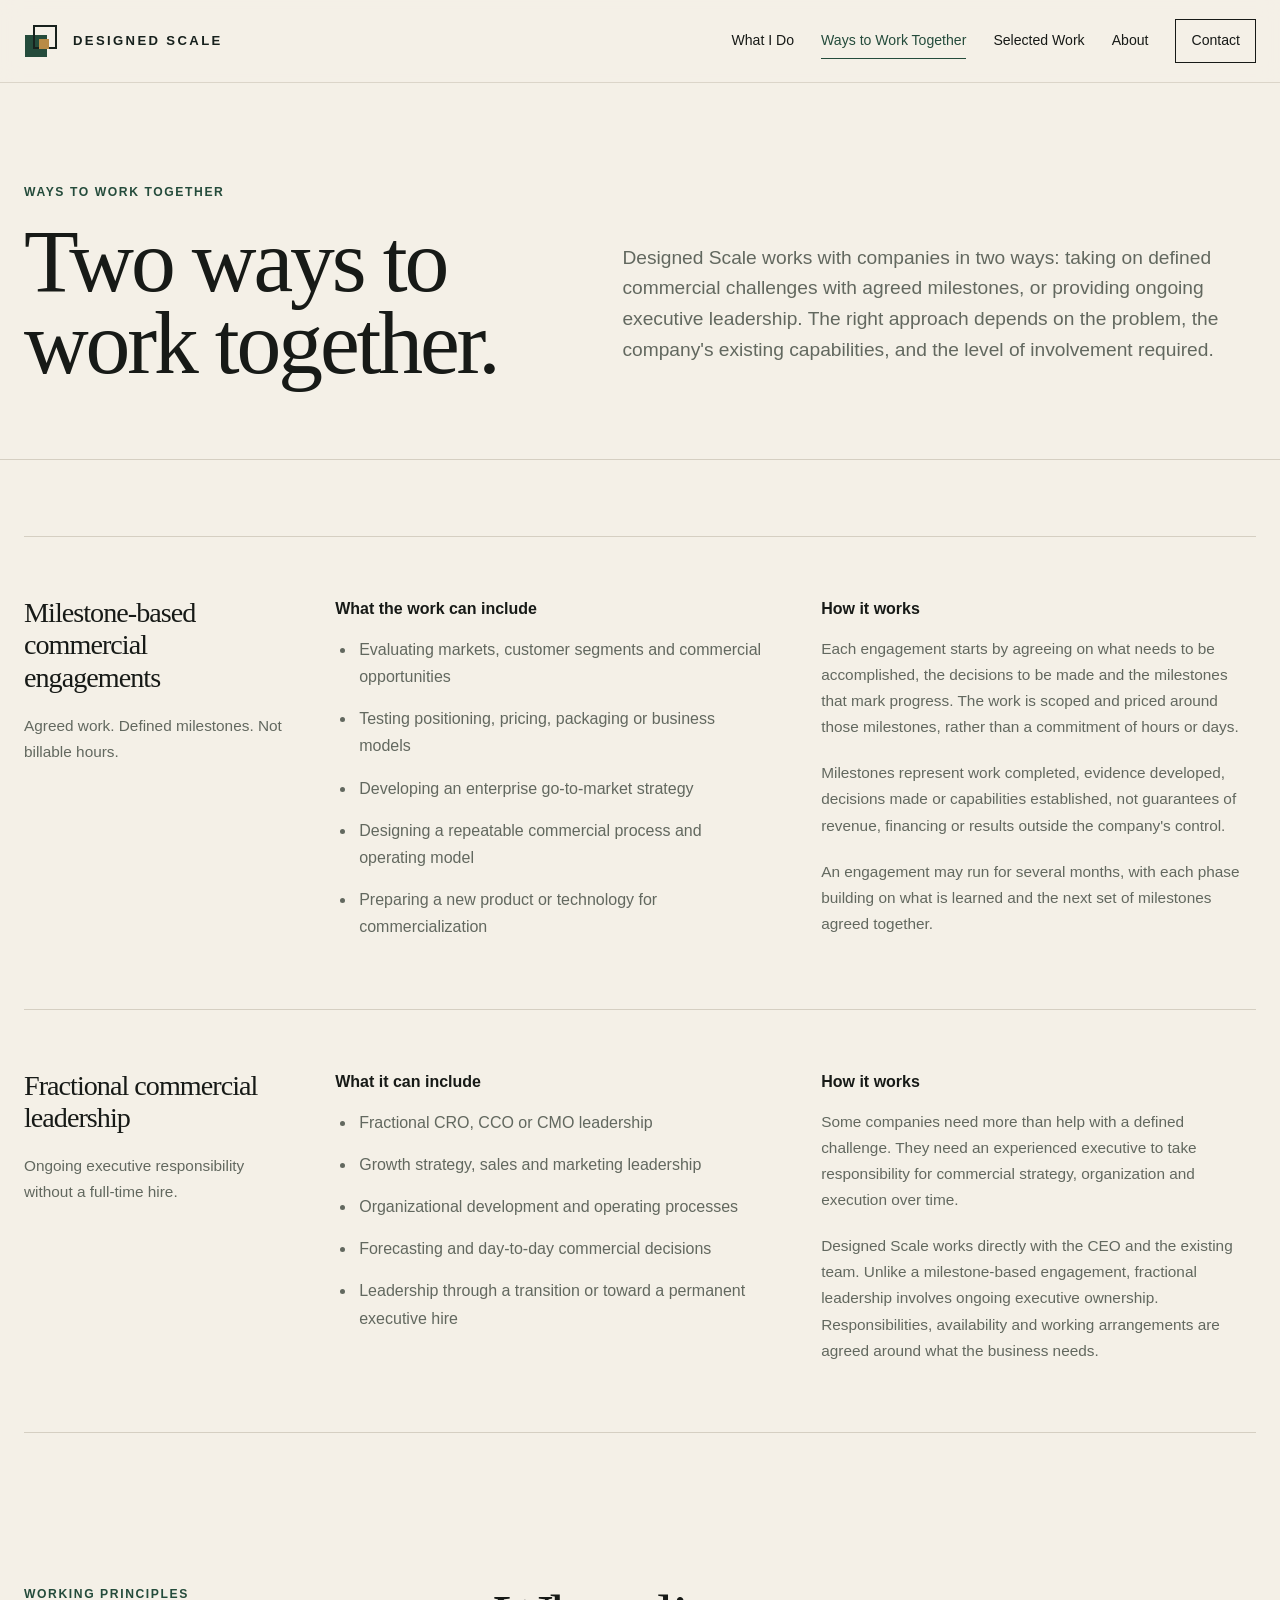
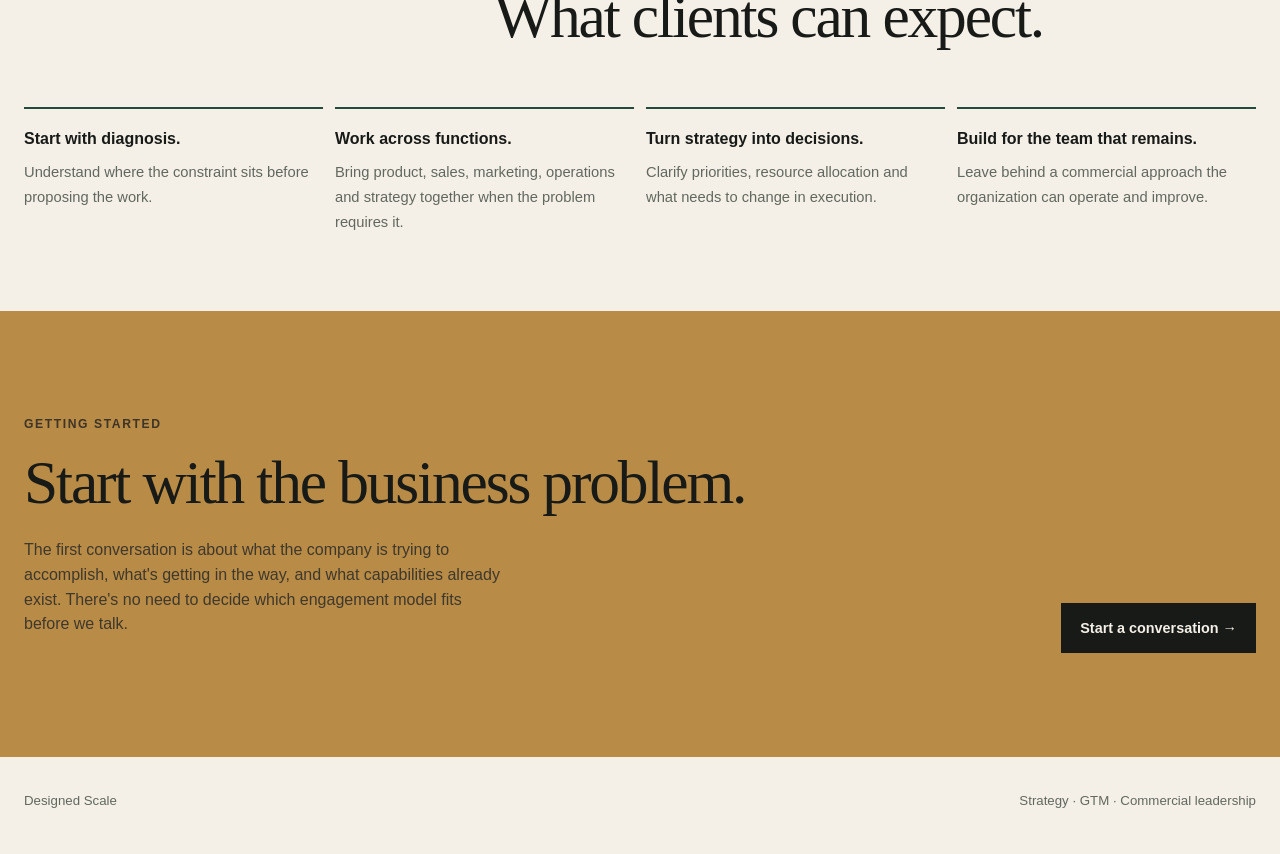
<file: ways-to-work.html>
<!doctype html>
<html lang="en">
<head>
<meta charset="utf-8">
<meta name="viewport" content="width=device-width, initial-scale=1">
<title>Ways to Work Together · Designed Scale</title>
<meta name="description" content="Milestone-based commercial engagements and fractional executive leadership for companies facing strategic and commercial challenges.">
<link rel="canonical" href="https://designedscale.com/ways-to-work">
<link rel="icon" href="assets/designed-scale-mark.svg" type="image/svg+xml">
<link rel="stylesheet" href="style.css">
<meta property="og:title" content="Ways to Work Together · Designed Scale">
<meta property="og:description" content="Milestone-based commercial engagements and fractional executive leadership for companies facing strategic and commercial challenges.">
<meta property="og:type" content="website">
<meta property="og:url" content="https://designedscale.com/ways-to-work">
<meta property="og:site_name" content="Designed Scale">
</head>
<body>

<header>
  <div class="container header-inner">
    <a class="brand" href="index.html" aria-label="Designed Scale home">
      <span class="brand-mark" aria-hidden="true"><i></i></span>
      <span class="brand-wordmark">DESIGNED SCALE</span>
    </a>
    <button class="menu-btn" aria-label="Open navigation">Menu</button>
    <nav class="nav"><a class="" href="what-i-do.html">What I Do</a><a class="active" href="ways-to-work.html">Ways to Work Together</a><a class="" href="selected-work.html">Selected Work</a><a class="" href="about.html">About</a><a class="contact-link " href="contact.html">Contact</a></nav>
  </div>
</header>


<main>
<section class="page-hero">
  <div class="container page-hero-grid">
    <div><div class="eyebrow">Ways to work together</div><h1>Two ways to work together.</h1></div>
    <div><p class="kicker">Designed Scale works with companies in two ways: taking on defined commercial challenges with agreed milestones, or providing ongoing executive leadership. The right approach depends on the problem, the company's existing capabilities, and the level of involvement required.</p></div>
  </div>
</section>
<section class="page-section rule">
  <div class="container format-list ways-engagements">
    <div class="format">
      <div><h3>Milestone-based commercial engagements</h3><p class="when">Agreed work. Defined milestones. Not billable hours.</p></div>
      <div>
        <strong>What the work can include</strong>
        <ul>
          <li>Evaluating markets, customer segments and commercial opportunities</li>
          <li>Testing positioning, pricing, packaging or business models</li>
          <li>Developing an enterprise go-to-market strategy</li>
          <li>Designing a repeatable commercial process and operating model</li>
          <li>Preparing a new product or technology for commercialization</li>
        </ul>
      </div>
      <div>
        <strong>How it works</strong>
        <p class="when">Each engagement starts by agreeing on what needs to be accomplished, the decisions to be made and the milestones that mark progress. The work is scoped and priced around those milestones, rather than a commitment of hours or days.</p>
        <p class="when">Milestones represent work completed, evidence developed, decisions made or capabilities established, not guarantees of revenue, financing or results outside the company's control.</p>
        <p class="when">An engagement may run for several months, with each phase building on what is learned and the next set of milestones agreed together.</p>
      </div>
    </div>
    <div class="format">
      <div><h3>Fractional commercial leadership</h3><p class="when">Ongoing executive responsibility without a full-time hire.</p></div>
      <div>
        <strong>What it can include</strong>
        <ul>
          <li>Fractional CRO, CCO or CMO leadership</li>
          <li>Growth strategy, sales and marketing leadership</li>
          <li>Organizational development and operating processes</li>
          <li>Forecasting and day-to-day commercial decisions</li>
          <li>Leadership through a transition or toward a permanent executive hire</li>
        </ul>
      </div>
      <div>
        <strong>How it works</strong>
        <p class="when">Some companies need more than help with a defined challenge. They need an experienced executive to take responsibility for commercial strategy, organization and execution over time.</p>
        <p class="when">Designed Scale works directly with the CEO and the existing team. Unlike a milestone-based engagement, fractional leadership involves ongoing executive ownership. Responsibilities, availability and working arrangements are agreed around what the business needs.</p>
      </div>
    </div>
  </div>
</section>
<section class="page-section">
  <div class="container">
    <div class="section-head"><div><div class="eyebrow">Working principles</div></div><div><h2>What clients can expect.</h2></div></div>
    <div class="principles">
      <div class="principle"><strong>Start with diagnosis.</strong><span>Understand where the constraint sits before proposing the work.</span></div>
      <div class="principle"><strong>Work across functions.</strong><span>Bring product, sales, marketing, operations and strategy together when the problem requires it.</span></div>
      <div class="principle"><strong>Turn strategy into decisions.</strong><span>Clarify priorities, resource allocation and what needs to change in execution.</span></div>
      <div class="principle"><strong>Build for the team that remains.</strong><span>Leave behind a commercial approach the organization can operate and improve.</span></div>
    </div>
  </div>
</section>
<section class="cta"><div class="container cta-inner"><div><div class="eyebrow" style="color:#3E3427">Getting started</div><h2>Start with the business problem.</h2><p>The first conversation is about what the company is trying to accomplish, what's getting in the way, and what capabilities already exist. There's no need to decide which engagement model fits before we talk.</p></div><a class="btn" href="contact.html">Start a conversation →</a></div></section>
</main>


<footer>
  <div class="container footer-inner">
    <div>Designed Scale</div>
    <div>Strategy · GTM · Commercial leadership</div>
  </div>
</footer>
<script src="site.js"></script>

</body>
</html>
</file>
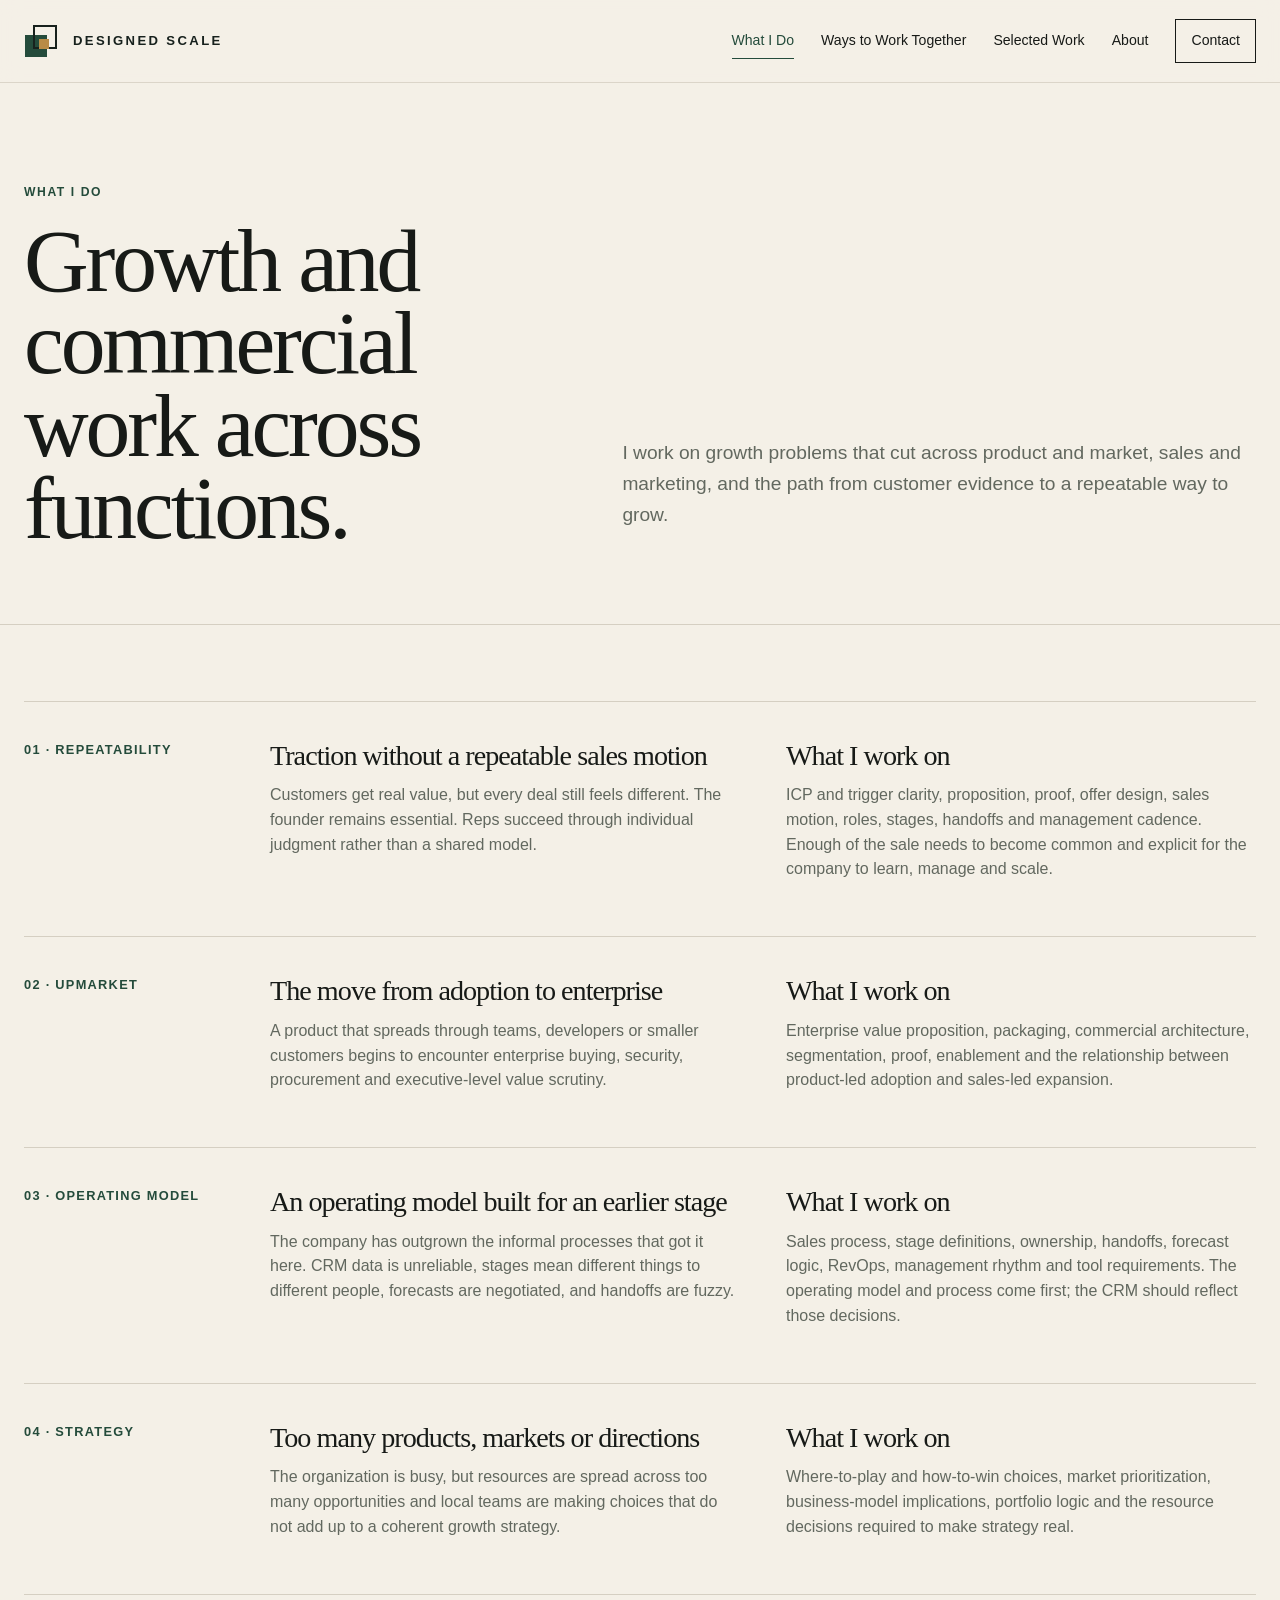
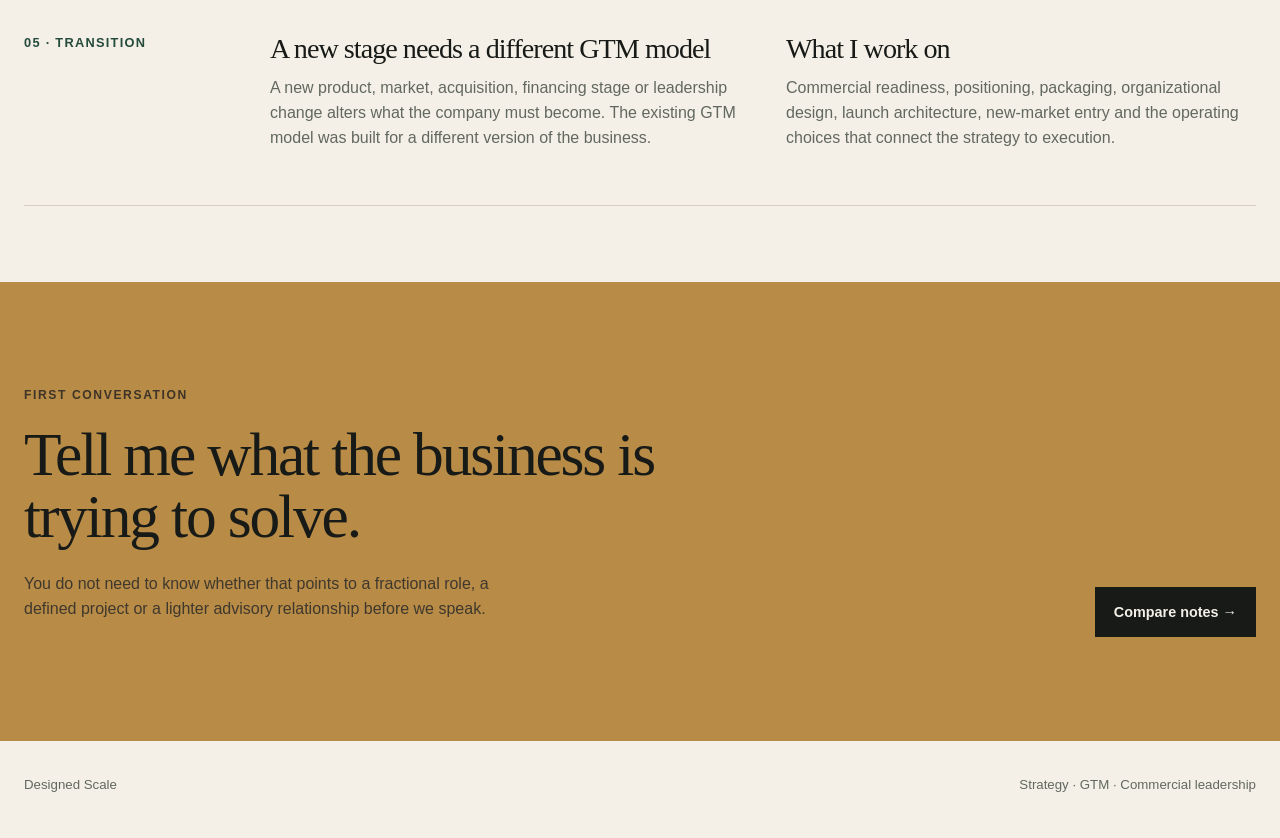
<file: what-i-do.html>
<!doctype html>
<html lang="en">
<head>
<meta charset="utf-8">
<meta name="viewport" content="width=device-width, initial-scale=1">
<title>What I Do · Designed Scale</title>
<meta name="description" content="Growth strategy, GTM, commercial operating model and enterprise transition work.">
<link rel="canonical" href="https://designedscale.com/what-i-do">
<link rel="icon" href="assets/designed-scale-mark.svg" type="image/svg+xml">
<link rel="stylesheet" href="style.css">
<meta property="og:title" content="What I Do · Designed Scale">
<meta property="og:description" content="Growth strategy, GTM, commercial operating model and enterprise transition work.">
<meta property="og:type" content="website">
<meta property="og:url" content="https://designedscale.com/what-i-do">
<meta property="og:site_name" content="Designed Scale">
</head>
<body>

<header>
  <div class="container header-inner">
    <a class="brand" href="index.html" aria-label="Designed Scale home">
      <span class="brand-mark" aria-hidden="true"><i></i></span>
      <span class="brand-wordmark">DESIGNED SCALE</span>
    </a>
    <button class="menu-btn" aria-label="Open navigation">Menu</button>
    <nav class="nav"><a class="active" href="what-i-do.html">What I Do</a><a class="" href="ways-to-work.html">Ways to Work Together</a><a class="" href="selected-work.html">Selected Work</a><a class="" href="about.html">About</a><a class="contact-link " href="contact.html">Contact</a></nav>
  </div>
</header>


<main>
<section class="page-hero">
  <div class="container page-hero-grid">
    <div><div class="eyebrow">What I do</div><h1>Growth and commercial work across functions.</h1></div>
    <div><p class="kicker">I work on growth problems that cut across product and market, sales and marketing, and the path from customer evidence to a repeatable way to grow.</p></div>
  </div>
</section>
<section class="page-section rule">
  <div class="container">
    <div class="situation"><div class="label">01 · Repeatability</div><div><h3>Traction without a repeatable sales motion</h3><p>Customers get real value, but every deal still feels different. The founder remains essential. Reps succeed through individual judgment rather than a shared model.</p></div><div><h3>What I work on</h3><p>ICP and trigger clarity, proposition, proof, offer design, sales motion, roles, stages, handoffs and management cadence. Enough of the sale needs to become common and explicit for the company to learn, manage and scale.</p></div></div>
    <div class="situation"><div class="label">02 · Upmarket</div><div><h3>The move from adoption to enterprise</h3><p>A product that spreads through teams, developers or smaller customers begins to encounter enterprise buying, security, procurement and executive-level value scrutiny.</p></div><div><h3>What I work on</h3><p>Enterprise value proposition, packaging, commercial architecture, segmentation, proof, enablement and the relationship between product-led adoption and sales-led expansion.</p></div></div>
    <div class="situation"><div class="label">03 · Operating model</div><div><h3>An operating model built for an earlier stage</h3><p>The company has outgrown the informal processes that got it here. CRM data is unreliable, stages mean different things to different people, forecasts are negotiated, and handoffs are fuzzy.</p></div><div><h3>What I work on</h3><p>Sales process, stage definitions, ownership, handoffs, forecast logic, RevOps, management rhythm and tool requirements. The operating model and process come first; the CRM should reflect those decisions.</p></div></div>
    <div class="situation"><div class="label">04 · Strategy</div><div><h3>Too many products, markets or directions</h3><p>The organization is busy, but resources are spread across too many opportunities and local teams are making choices that do not add up to a coherent growth strategy.</p></div><div><h3>What I work on</h3><p>Where-to-play and how-to-win choices, market prioritization, business-model implications, portfolio logic and the resource decisions required to make strategy real.</p></div></div>
    <div class="situation"><div class="label">05 · Transition</div><div><h3>A new stage needs a different GTM model</h3><p>A new product, market, acquisition, financing stage or leadership change alters what the company must become. The existing GTM model was built for a different version of the business.</p></div><div><h3>What I work on</h3><p>Commercial readiness, positioning, packaging, organizational design, launch architecture, new-market entry and the operating choices that connect the strategy to execution.</p></div></div>
  </div>
</section>
<section class="cta"><div class="container cta-inner"><div><div class="eyebrow" style="color:#3E3427">First conversation</div><h2>Tell me what the business is trying to solve.</h2><p>You do not need to know whether that points to a fractional role, a defined project or a lighter advisory relationship before we speak.</p></div><a class="btn" href="contact.html">Compare notes →</a></div></section>
</main>


<footer>
  <div class="container footer-inner">
    <div>Designed Scale</div>
    <div>Strategy · GTM · Commercial leadership</div>
  </div>
</footer>
<script src="site.js"></script>

</body>
</html>
</file>
<file: style.css>
:root{
  --paper:#F4F0E7;
  --paper-2:#ECE6DA;
  --ink:#171A17;
  --muted:#62685F;
  --green:#244B3B;
  --green-2:#DCE5DE;
  --ochre:#B88B46;
  --line:#D5CFC2;
  --white:#FBFAF6;
  --max:1240px;
}
*{box-sizing:border-box}
html{scroll-behavior:smooth}
body{
  margin:0;
  background:var(--paper);
  color:var(--ink);
  font-family: Inter, ui-sans-serif, -apple-system, BlinkMacSystemFont, "Segoe UI", sans-serif;
  font-size:16px;
  line-height:1.55;
  text-rendering:optimizeLegibility;
}
a{color:inherit;text-decoration:none}
a:hover{color:var(--green)}
img,svg{max-width:100%}
.container{width:min(var(--max), calc(100% - 48px)); margin:0 auto}
.eyebrow{
  font-size:.76rem; letter-spacing:.13em; text-transform:uppercase; font-weight:700;
  color:var(--green); margin-bottom:18px;
}
.kicker{
  max-width:760px; font-size:1.17rem; color:var(--muted); line-height:1.6;
}
h1,h2,h3{font-family:"Iowan Old Style","Palatino Linotype",Palatino,Georgia,serif; font-weight:500; letter-spacing:-.035em; margin:0}
h1{font-size:clamp(3.5rem,8vw,7.5rem); line-height:.92}
h2{font-size:clamp(2.3rem,4.8vw,4.8rem); line-height:1.02}
h3{font-size:clamp(1.45rem,2.2vw,2rem); line-height:1.12}
p{margin:0 0 1em}
.small{font-size:.9rem;color:var(--muted)}
.rule{border-top:1px solid var(--line)}
header{
  position:sticky; top:0; z-index:10;
  background:rgba(244,240,231,.94); backdrop-filter:blur(10px);
  border-bottom:1px solid rgba(213,207,194,.78)
}
.header-inner{
  height:82px; display:flex; align-items:center; justify-content:space-between; gap:32px
}
.brand{
  display:flex;align-items:center;gap:15px;
  font-size:.82rem;white-space:nowrap
}
.brand:hover{color:var(--ink)}
.brand-mark{
  width:34px;height:34px;position:relative;display:inline-block;flex:0 0 34px
}
.brand-mark:before{
  content:"";position:absolute;left:1px;bottom:1px;width:22px;height:22px;
  background:var(--green)
}
.brand-mark:after{
  content:"";position:absolute;right:1px;top:1px;width:20px;height:20px;
  border:2px solid #17211D;background:transparent
}
.brand-mark i{
  position:absolute;left:15px;top:15px;width:10px;height:10px;
  background:var(--ochre);display:block;z-index:2
}
.brand-wordmark{
  font-weight:650;letter-spacing:.18em;color:#17211D;line-height:1
}
.nav{display:flex;align-items:center;gap:27px;font-size:.88rem}
.nav a{padding:7px 0;border-bottom:1px solid transparent}
.nav a.active{border-color:var(--green);color:var(--green)}
.nav .contact-link{border:1px solid var(--ink);padding:10px 15px}
.nav .contact-link:hover{background:var(--ink);color:var(--paper)}
.menu-btn{display:none;border:0;background:none;font:inherit;font-weight:700}
.hero{padding:112px 0 96px}
.hero-grid{display:grid;grid-template-columns:1.25fr .75fr;gap:70px;align-items:end}
.hero h1 .accent{color:var(--green)}
.hero-copy{padding-bottom:10px}
.hero-copy .kicker{margin-top:32px;max-width:690px;font-size:1.25rem;color:#4D534D}
.hero-proof{max-width:660px;margin:18px 0 0;font-size:.92rem;line-height:1.55;color:var(--muted)}
.hero-actions{display:flex;gap:14px;margin-top:36px;flex-wrap:wrap}
.btn{display:inline-flex;align-items:center;gap:10px;padding:13px 18px;border:1px solid var(--ink);font-weight:700;font-size:.9rem}
.btn.primary{background:var(--green);border-color:var(--green);color:#fff}
.btn.primary:hover{background:#18372a;color:#fff}
.btn.secondary:hover{background:var(--ink);color:var(--paper)}
.hero-note{border-left:1px solid var(--line);padding-left:34px;padding-bottom:8px}
.hero-note p{font-family:"Iowan Old Style","Palatino Linotype",Palatino,Georgia,serif;font-size:1.55rem;line-height:1.25;letter-spacing:-.02em}
.hero-note span{display:block;color:var(--muted);font-size:.85rem;margin-top:13px}
section{padding:104px 0}
.section-head{display:grid;grid-template-columns:.7fr 1.3fr;gap:60px;align-items:start;margin-bottom:60px}
.section-head h2{max-width:760px}
.section-head .lead{max-width:670px;font-size:1.08rem;color:var(--muted);padding-top:6px}
.problem-grid{display:grid;grid-template-columns:repeat(2,1fr);border-top:1px solid var(--line)}
.problem{
  display:grid;grid-template-columns:58px 1fr;gap:22px;padding:34px 32px 34px 0;
  border-bottom:1px solid var(--line)
}
.problem:nth-child(odd){border-right:1px solid var(--line);padding-right:48px}
.problem:nth-child(even){padding-left:48px}
.problem-num{font-family:Georgia,serif;color:var(--ochre);font-size:1.2rem}
.problem p{color:var(--muted);margin-top:10px}
.problem strong{font-weight:700;color:var(--ink)}
.contexts{background:var(--green);color:#F5F1E8}
.contexts .eyebrow{color:#D7BE91}
.contexts .section-head .lead{color:#C9D3CC}
.context-grid{display:grid;grid-template-columns:1fr 1fr;gap:1px;background:rgba(255,255,255,.22);border:1px solid rgba(255,255,255,.22)}
.context-card{background:var(--green);padding:46px}
.context-card h3{font-size:2rem}
.context-card p{color:#CBD4CE;margin-top:16px;max-width:490px}
.context-card .meta{margin-top:30px;padding-top:22px;border-top:1px solid rgba(255,255,255,.2);font-size:.88rem;color:#E0D9CE}
.engagements{display:grid;grid-template-columns:repeat(4,1fr);gap:14px}
.engagement{background:var(--white);border:1px solid var(--line);padding:30px 26px;min-height:290px;display:flex;flex-direction:column}
.engagement h3{font-size:1.55rem}
.engagement p{color:var(--muted);margin-top:14px}
.engagement .tag{margin-top:auto;padding-top:28px;font-size:.78rem;text-transform:uppercase;letter-spacing:.1em;color:var(--green);font-weight:750}
.work-list{border-top:1px solid var(--line)}
.work-item{display:grid;grid-template-columns:180px 1fr 210px;gap:44px;padding:38px 0;border-bottom:1px solid var(--line);align-items:start}
.work-company{font-size:.82rem;font-weight:800;letter-spacing:.08em;text-transform:uppercase;color:var(--green)}
.work-item p{color:var(--muted);margin:10px 0 0}
.work-item .work-theme{font-size:.9rem;color:var(--muted);padding-top:4px}
.pov{background:var(--paper-2)}
.pov-wrap{display:grid;grid-template-columns:.82fr 1.18fr;gap:80px;align-items:start}
.pov-quote{font-family:"Iowan Old Style","Palatino Linotype",Palatino,Georgia,serif;font-size:clamp(2rem,4vw,3.9rem);line-height:1.05;letter-spacing:-.035em;color:var(--green)}
.pov-copy{max-width:600px}
.pov-copy p{font-size:1.08rem;color:#555B55}
.pov-list{margin-top:30px;border-top:1px solid var(--line)}
.pov-list div{padding:18px 0;border-bottom:1px solid var(--line);display:flex;justify-content:space-between;gap:20px}
.pov-list span:last-child{color:var(--muted);text-align:right}
.about-strip{display:grid;grid-template-columns:1.05fr .95fr;gap:80px;align-items:start}
.about-strip .bio{max-width:650px;font-size:1.13rem;color:#4D534D}
.logo-line{display:flex;flex-wrap:wrap;gap:9px;margin-top:30px}
.logo-pill{border:1px solid var(--line);padding:9px 12px;font-weight:700;font-size:.78rem;letter-spacing:.04em;background:rgba(255,255,255,.25)}
.cta{background:var(--ochre);color:#171A17}
.cta-inner{display:grid;grid-template-columns:1.3fr .7fr;gap:70px;align-items:end}
.cta h2{max-width:850px}
.cta p{max-width:480px;margin-top:24px;color:#3F382D}
.cta .btn{justify-self:end;background:var(--ink);color:var(--paper);border-color:var(--ink)}
footer{padding:34px 0 42px}
.footer-inner{display:flex;justify-content:space-between;gap:20px;align-items:center;font-size:.83rem;color:var(--muted)}
.page-hero{padding:100px 0 74px}
.page-hero-grid{display:grid;grid-template-columns:.9fr 1.1fr;gap:80px;align-items:end}
.page-hero h1{font-size:clamp(3.2rem,7vw,6.7rem)}
.page-hero .kicker{font-size:1.2rem}
.page-section{padding:76px 0}
.situation{display:grid;grid-template-columns:200px 1fr 1fr;gap:46px;padding:38px 0;border-top:1px solid var(--line)}
.situation:last-child{border-bottom:1px solid var(--line)}
.situation .label{font-size:.8rem;text-transform:uppercase;letter-spacing:.1em;color:var(--green);font-weight:800}
.situation h3{margin-bottom:12px}
.situation p{color:var(--muted)}
.format-list{border-top:1px solid var(--line)}
.format{display:grid;grid-template-columns:260px 1fr 1fr;gap:45px;padding:42px 0;border-bottom:1px solid var(--line)}
.format .when{font-size:.9rem;color:var(--muted)}
.format ul{margin:0;padding-left:18px;color:var(--muted)}
.format li{margin:0 0 9px}

/* Ways to Work Together: give the two detailed engagement models room to breathe. */
.ways-engagements .format{
  gap:clamp(40px, 4vw, 62px);
  padding:60px 0 68px;
}
.ways-engagements .format h3{line-height:1.16;margin-bottom:18px}
.ways-engagements .format > div > strong{display:block;line-height:1.45;margin-bottom:16px}
.ways-engagements .format .when{
  font-size:.96rem;
  line-height:1.7;
  margin-bottom:20px;
}
.ways-engagements .format .when:last-child{margin-bottom:0}
.ways-engagements .format ul{padding-left:21px;line-height:1.7}
.ways-engagements .format li{margin-bottom:15px;padding-left:3px}
.ways-engagements .format li:last-child{margin-bottom:0}

.principles{display:grid;grid-template-columns:repeat(4,1fr);gap:12px;margin-top:42px}
.principle{border-top:2px solid var(--green);padding:18px 10px 0 0}
.principle strong{display:block;margin-bottom:8px}
.principle span{color:var(--muted);font-size:.92rem}
.case{padding:58px 0;border-top:1px solid var(--line);display:grid;grid-template-columns:210px 1fr;gap:65px}
.case:last-child{border-bottom:1px solid var(--line)}
.case h3{font-size:clamp(1.85rem,2.3vw,2.15rem);line-height:1.16;margin-bottom:22px}
.case .case-body{max-width:820px}
.case .case-body>p{font-size:1.08rem;color:#4E554E}
.case dl{display:grid;grid-template-columns:145px 1fr;gap:10px 24px;margin:30px 0 0}
.case dt{font-size:.78rem;text-transform:uppercase;letter-spacing:.08em;color:var(--green);font-weight:800}
.case dd{margin:0;color:var(--muted)}
.about-grid{display:grid;grid-template-columns:1fr 1fr;gap:90px}
.about-grid .site-profile-link{color:var(--green);text-decoration:underline;text-underline-offset:3px}
.about-grid .site-profile-link:hover{color:var(--ink)}
.about-grid .big{font-family:"Iowan Old Style","Palatino Linotype",Palatino,Georgia,serif;font-size:2.3rem;line-height:1.12;letter-spacing:-.03em;color:var(--green)}
.timeline{border-top:1px solid var(--line);margin-top:54px}
.timeline-row{display:grid;grid-template-columns:160px 1fr;gap:38px;padding:26px 0;border-bottom:1px solid var(--line)}
.timeline-row strong{font-size:.88rem}
.timeline-row span{color:var(--muted)}
.contact-grid{display:grid;grid-template-columns:1fr 1fr;gap:80px}
.contact-card{background:var(--white);border:1px solid var(--line);padding:34px}
.contact-card a.email{font-family:Georgia,serif;font-size:1.7rem;color:var(--green);word-break:break-word}
.contact-prompt{border-top:1px solid var(--line);margin-top:28px;padding-top:22px;color:var(--muted)}
.note{border-left:3px solid var(--ochre);padding:2px 0 2px 20px;color:var(--muted);margin-top:28px}
.diagram{
  margin-top:34px; border:1px solid var(--line); background:rgba(255,255,255,.28);
  padding:24px;
}
.diagram-title{font-size:.76rem;letter-spacing:.1em;text-transform:uppercase;font-weight:800;color:var(--green);margin-bottom:17px}
@media (max-width: 980px){
  .nav{display:none}.menu-btn{display:block}
  .hero-grid,.section-head,.pov-wrap,.about-strip,.cta-inner,.page-hero-grid,.about-grid,.contact-grid{grid-template-columns:1fr}
  .hero-note{border-left:0;border-top:1px solid var(--line);padding:26px 0 0}
  .engagements,.principles{grid-template-columns:1fr 1fr}
  .work-item{grid-template-columns:130px 1fr}.work-item .work-theme{grid-column:2}
  .situation{grid-template-columns:110px 1fr}.situation>div:last-child{grid-column:2}
  .format{grid-template-columns:180px 1fr}.format>div:last-child{grid-column:2}
  .cta .btn{justify-self:start}
}
@media (max-width: 680px){
  .container{width:min(100% - 28px,var(--max))}
  .header-inner{height:70px}
  .hero{padding:76px 0 68px}
  section{padding:72px 0}
  .problem-grid{grid-template-columns:1fr}
  .problem,.problem:nth-child(odd),.problem:nth-child(even){border-right:0;padding:28px 0}
  .contexts .context-grid{grid-template-columns:1fr}
  .engagements,.principles{grid-template-columns:1fr}
  .work-item,.situation,.format,.case{grid-template-columns:1fr;gap:14px}
  .work-item .work-theme,.situation>div:last-child,.format>div:last-child{grid-column:1}
  .case dl{grid-template-columns:1fr}
  .timeline-row{grid-template-columns:1fr;gap:6px}
  .footer-inner{flex-direction:column;align-items:flex-start}
}
@media (max-width:680px){
  .brand{gap:12px;font-size:.75rem}
  .brand-mark{width:30px;height:30px;flex-basis:30px}
  .brand-mark:before{width:20px;height:20px}
  .brand-mark:after{width:18px;height:18px}
  .brand-mark i{left:13px;top:13px;width:9px;height:9px}
}

@media (max-width:980px){
  .ways-engagements .format{gap:30px}
}
@media (max-width:680px){
  .ways-engagements .format{gap:24px;padding:46px 0 52px}
  .ways-engagements .format h3{margin-bottom:12px}
}


/* Homepage: concise problem recognition, distinct engagement models, prior-role markets. */
.problem-grid--six{grid-template-columns:repeat(3,minmax(0,1fr))}
.problem-grid--six .problem{
  grid-template-columns:28px minmax(0,1fr);
  gap:15px;
  border-right:1px solid var(--line);
  padding:30px 25px;
  min-width:0;
}
.problem-grid--six .problem:nth-child(3n){border-right:0;padding-right:0}
.problem-grid--six .problem:nth-child(3n+1){padding-left:0}
.problem-grid--six .problem h3{font-size:clamp(1.35rem,1.8vw,1.75rem);line-height:1.17}
.problem-grid--six .problem p{margin:13px 0 0;font-size:.94rem;line-height:1.55;max-width:33ch}
.engagements--two{grid-template-columns:1.1fr .9fr;gap:20px}
.engagements--two .engagement{min-height:260px;padding:36px 38px}
.engagements--two .engagement--primary{border-top:4px solid var(--green);padding-top:33px}
.engagements--two .engagement-number{
  color:var(--green);font-size:.72rem;text-transform:uppercase;letter-spacing:.1em;font-weight:800;margin-bottom:20px
}
.engagements--two .engagement h3{font-size:clamp(1.7rem,2.2vw,2.1rem)}
.engagements--two .engagement p{font-size:1.03rem;line-height:1.55;max-width:57ch;margin-top:17px}
.engagements--two .engagement .tag{padding-top:30px}
.section-action{margin-top:28px}
.experience-grid{
  display:grid;grid-template-columns:repeat(4,minmax(0,1fr));gap:0;
  border-top:1px solid var(--line);border-left:1px solid var(--line)
}
.experience-tile{
  padding:28px 24px 26px;min-height:141px;
  border-bottom:1px solid var(--line);border-right:1px solid var(--line);
  display:flex;flex-direction:column;justify-content:space-between;gap:24px;min-width:0
}
.experience-logo-frame{min-height:62px;display:flex;align-items:center;justify-content:flex-start}
.experience-logo{
  display:block;width:auto;height:auto;max-height:52px;max-width:100%;
  object-fit:contain;object-position:left center;
  transform:scale(.75);transform-origin:left center
}
.experience-sector{font-size:.8rem;line-height:1.4;color:var(--muted)}
.experience-footer{display:flex;gap:28px;justify-content:space-between;align-items:center;margin-top:25px}
.experience-footer p{color:var(--muted);font-size:.83rem;margin:0}
.experience-footer a{color:var(--green);font-weight:750;font-size:.9rem;white-space:nowrap}
.experience-footer a:hover{text-decoration:underline;text-underline-offset:4px}
@media (max-width:980px){
  .problem-grid--six{grid-template-columns:repeat(2,minmax(0,1fr))}
  .problem-grid--six .problem{padding:25px 22px}
  .problem-grid--six .problem:nth-child(3n){border-right:1px solid var(--line);padding-right:22px}
  .problem-grid--six .problem:nth-child(3n+1){padding-left:22px}
  .problem-grid--six .problem:nth-child(2n){border-right:0}
  .problem-grid--six .problem:nth-child(2n+1){padding-left:0}
  .experience-grid{grid-template-columns:repeat(2,minmax(0,1fr))}
}
@media (max-width:680px){
  .problem-grid--six{grid-template-columns:1fr}
  .problem-grid--six .problem,
  .problem-grid--six .problem:nth-child(2n),
  .problem-grid--six .problem:nth-child(3n),
  .problem-grid--six .problem:nth-child(3n+1){
    grid-template-columns:26px minmax(0,1fr);gap:14px;
    padding:26px 0;border-right:0
  }
  .problem-grid--six .problem h3{font-size:1.55rem}
  .engagements--two{grid-template-columns:1fr}
  .engagements--two .engagement{min-height:0;padding:30px 25px}
  .engagements--two .engagement--primary{padding-top:27px}
  .experience-tile{padding:24px 18px;min-height:124px}
  .experience-footer{align-items:flex-start;flex-direction:column;gap:15px}
}

@media (max-width:420px){
  .experience-tile{padding:22px 12px}
}
</file>
